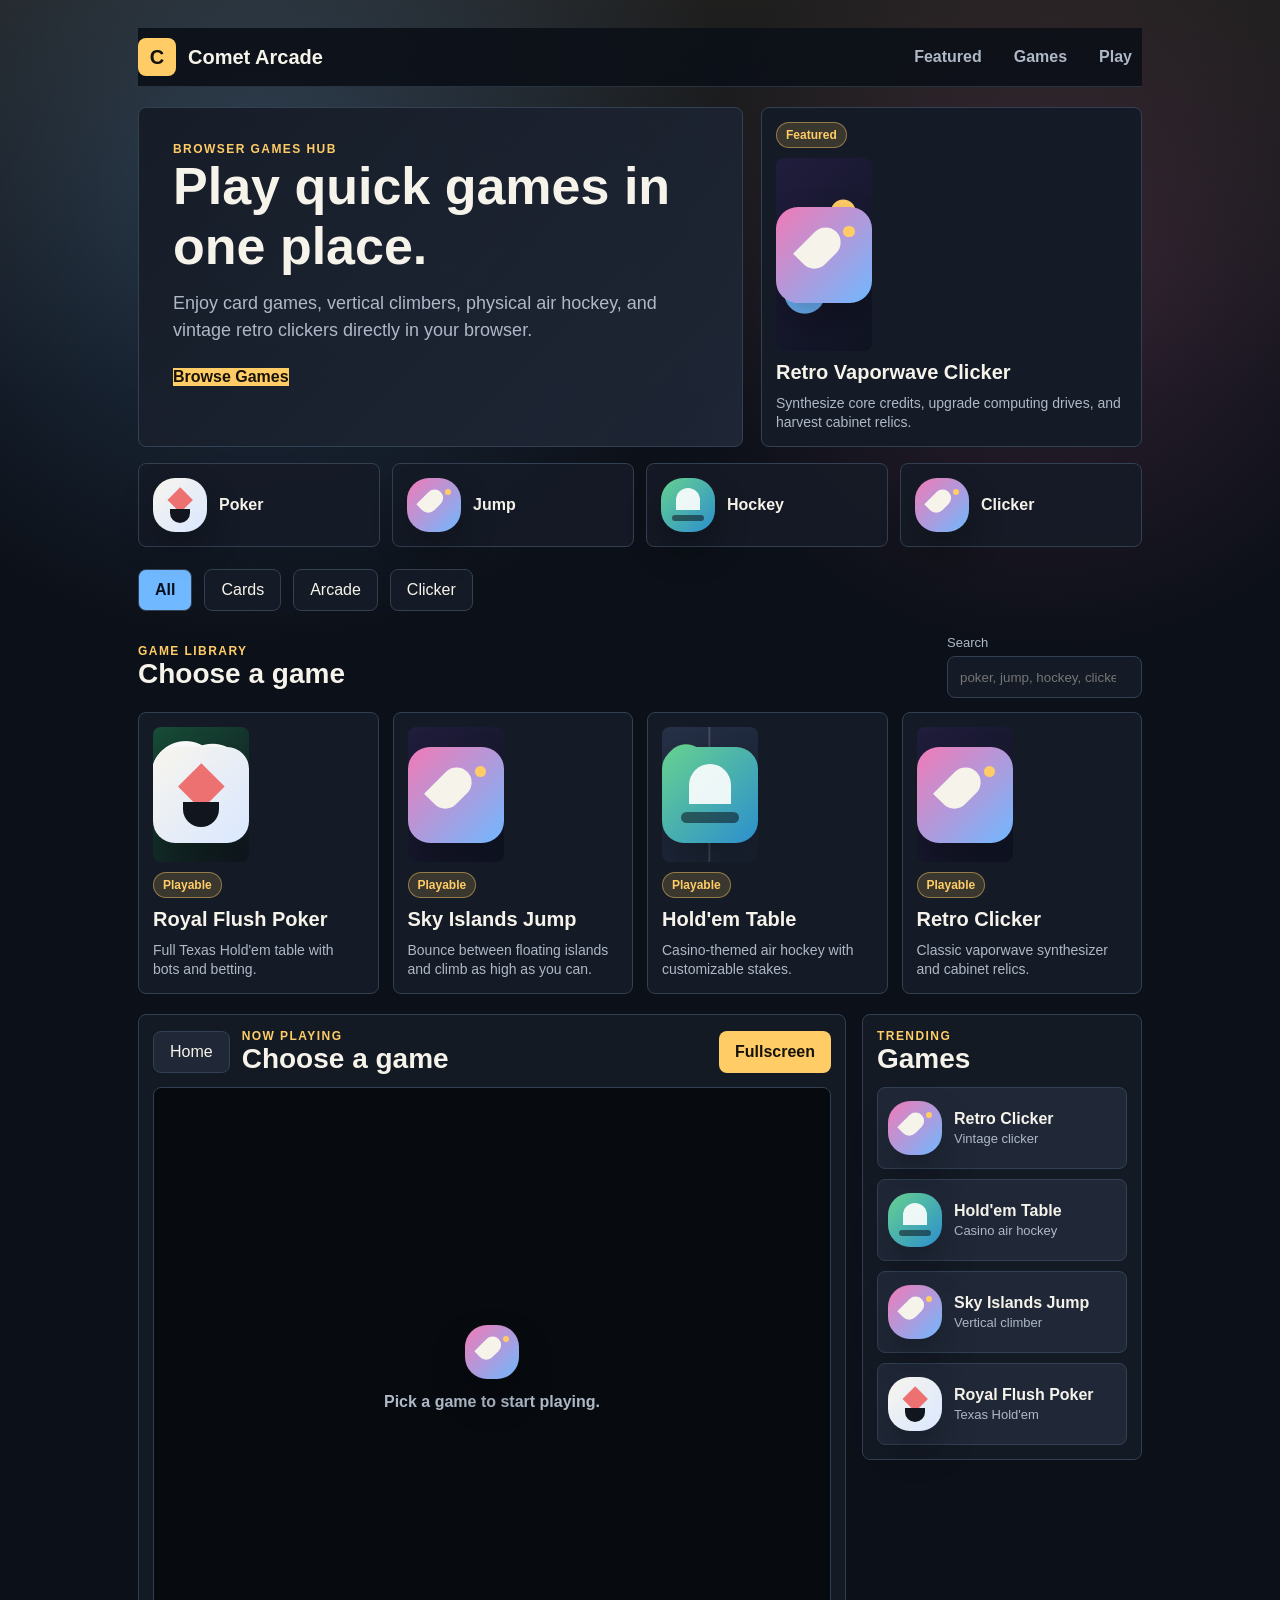
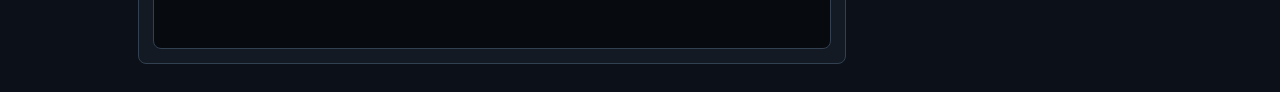
<file: gaming/index.html>
<!doctype html>
<html lang="en">
<head>
  <meta charset="utf-8">
  <meta name="viewport" content="width=device-width, initial-scale=1">
  <title>Comet Arcade</title>
  <link rel="icon" href="site-icon.svg" type="image/svg+xml">
  <link rel="stylesheet" href="styles.css">
</head>
<body>
<div id="game-platform">
  <header class="topbar">
    <a class="brand" href="#home" aria-label="Comet Arcade home">
      <span class="brand-mark">C</span>
      <span>Comet Arcade</span>
    </a>
    <nav class="topnav" aria-label="Main">
      <a href="#featured">Featured</a>
      <a href="#games">Games</a>
      <a href="#play">Play</a>
    </nav>
  </header>

  <main id="home">
    <section class="hero" id="featured">
      <div class="hero-copy">
        <p class="eyebrow">Browser games hub</p>
        <h1>Play quick games in one place.</h1>
        <p>Enjoy card games, vertical climbers, physical air hockey, and vintage retro clickers directly in your browser.</p>
        <a class="primary cta" href="#games">Browse Games</a>
      </div>
      <!-- Featured game set to Retro Vaporwave Clicker -->
      <button class="featured-game" type="button" data-open-game="vaporwave-clicker">
        <span class="badge">Featured</span>
        <span class="game-art space-art" aria-hidden="true">
          <span class="game-icon space-icon"></span>
        </span>
        <strong>Retro Vaporwave Clicker</strong>
        <small>Synthesize core credits, upgrade computing drives, and harvest cabinet relics.</small>
      </button>
    </section>

    <section class="home-icons" aria-label="Quick game icons">
      <button class="home-icon-card" type="button" data-open-game="royal-poker">
        <span class="mini-icon poker-icon"></span>
        <strong>Poker</strong>
      </button>
      <button class="home-icon-card" type="button" data-open-game="sky-islands">
        <span class="mini-icon space-icon"></span>
        <strong>Jump</strong>
      </button>
      <button class="home-icon-card" type="button" data-open-game="holdem-hockey">
        <span class="mini-icon life-icon"></span>
        <strong>Hockey</strong>
      </button>
      <!-- Quick link set to Clicker -->
      <button class="home-icon-card" type="button" data-open-game="vaporwave-clicker">
        <span class="mini-icon space-icon"></span>
        <strong>Clicker</strong>
      </button>
    </section>

    <section class="category-strip" aria-label="Game categories">
      <button class="chip active" type="button" data-filter="all">All</button>
      <button class="chip" type="button" data-filter="cards">Cards</button>
      <button class="chip" type="button" data-filter="arcade">Arcade</button>
      <button class="chip" type="button" data-filter="clicker">Clicker</button>
    </section>

    <section class="catalog" id="games" aria-labelledby="games-title">
      <div class="section-head">
        <div>
          <p class="eyebrow">Game library</p>
          <h2 id="games-title">Choose a game</h2>
        </div>
        <label class="search-label">
          <span>Search</span>
          <input id="game-search" type="search" placeholder="poker, jump, hockey, clicker">
        </label>
      </div>
      <div class="game-grid" id="game-grid">
        <!-- Royal Flush Poker -->
        <button class="game-card" type="button" data-open-game="royal-poker" data-tags="cards poker casino">
          <span class="game-art poker-art" aria-hidden="true">
            <span class="game-icon poker-icon"></span>
          </span>
          <span class="badge">Playable</span>
          <strong>Royal Flush Poker</strong>
          <small>Full Texas Hold'em table with bots and betting.</small>
        </button>
        <!-- Sky Islands Jump -->
        <button class="game-card" type="button" data-open-game="sky-islands" data-tags="arcade jump sky cozy">
          <span class="game-art space-art" aria-hidden="true">
            <span class="game-icon space-icon"></span>
          </span>
          <span class="badge">Playable</span>
          <strong>Sky Islands Jump</strong>
          <small>Bounce between floating islands and climb as high as you can.</small>
        </button>
        <!-- Hold'em Table Air Hockey -->
        <button class="game-card" type="button" data-open-game="holdem-hockey" data-tags="arcade hockey poker casino">
          <span class="game-art life-art" aria-hidden="true">
            <span class="game-icon life-icon"></span>
          </span>
          <span class="badge">Playable</span>
          <strong>Hold'em Table</strong>
          <small>Casino-themed air hockey with customizable stakes.</small>
        </button>
        <!-- Retro Vaporwave Clicker (Fully Unlocked & Playable) -->
        <button class="game-card" type="button" data-open-game="vaporwave-clicker" data-tags="arcade clicker vaporwave retro">
          <span class="game-art space-art" aria-hidden="true">
            <span class="game-icon space-icon"></span>
          </span>
          <span class="badge">Playable</span>
          <strong>Retro Clicker</strong>
          <small>Classic vaporwave synthesizer and cabinet relics.</small>
        </button>
      </div>
    </section>

    <section class="play-area" id="play" aria-labelledby="play-title">
      <div class="player-shell">
        <div class="player-main">
          <div class="player-toolbar">
            <button class="secondary" id="back-home" type="button">Home</button>
            <div>
              <p class="eyebrow">Now playing</p>
              <h2 id="play-title">Choose a game</h2>
            </div>
            <button class="primary" id="fullscreen-game" type="button">Fullscreen</button>
          </div>
          <div class="game-frame-wrap" id="game-frame-wrap">
            <iframe id="game-frame" title="Game player" src="about:blank" allowfullscreen></iframe>
            <div class="empty-player" id="empty-player">
              <span class="mini-icon space-icon"></span>
              <strong>Pick a game to start playing.</strong>
            </div>
          </div>
        </div>

        <aside class="trending-panel" aria-labelledby="trending-title">
          <p class="eyebrow">Trending</p>
          <h2 id="trending-title">Games</h2>
          <button class="trend-card" type="button" data-open-game="vaporwave-clicker">
            <span class="mini-icon space-icon"></span>
            <span><strong>Retro Clicker</strong><small>Vintage clicker</small></span>
          </button>
          <button class="trend-card" type="button" data-open-game="holdem-hockey">
            <span class="mini-icon life-icon"></span>
            <span><strong>Hold'em Table</strong><small>Casino air hockey</small></span>
          </button>
          <button class="trend-card" type="button" data-open-game="sky-islands">
            <span class="mini-icon space-icon"></span>
            <span><strong>Sky Islands Jump</strong><small>Vertical climber</small></span>
          </button>
          <button class="trend-card" type="button" data-open-game="royal-poker">
            <span class="mini-icon poker-icon"></span>
            <span><strong>Royal Flush Poker</strong><small>Texas Hold'em</small></span>
          </button>
        </aside>
      </div>
    </section>
  </main>
</div>

<script src="app.js"></script>

<!-- Script to bypass app.js unknown-game alerts for custom uploads -->
<script>
document.addEventListener('click', function(e) {
  const card = e.target.closest('[data-open-game]');
  if (card) {
    const gameId = card.getAttribute('data-open-game');
    
    // Maps game IDs to their actual filenames
    const customGames = {
      'sky-islands': 'sky-islands.html',
      'holdem-hockey': 'holdem-hockey.html',
      'vaporwave-clicker': 'vaporwave-clicker.html'
    };
    
    if (customGames[gameId]) {
      // Prevents app.js from triggering the "future upload" alert popup
      e.stopImmediatePropagation();
      
      const gameFrame = document.getElementById('game-frame');
      const emptyPlayer = document.getElementById('empty-player');
      const playTitle = document.getElementById('play-title');
      
      if (gameFrame) {
        gameFrame.src = customGames[gameId];
        if (emptyPlayer) emptyPlayer.style.display = 'none';
        if (playTitle) {
          const strong = card.querySelector('strong');
          playTitle.textContent = strong ? strong.textContent : 'Game';
        }
        
        // Smoothly scroll down to the viewport play section
        const playSection = document.getElementById('play');
        if (playSection) {
          playSection.scrollIntoView({ behavior: 'smooth' });
        }
      }
    }
  }
}, true); // Use capturing phase to handle click actions before app.js intercepts them
</script>

</body>
</html>
</file>
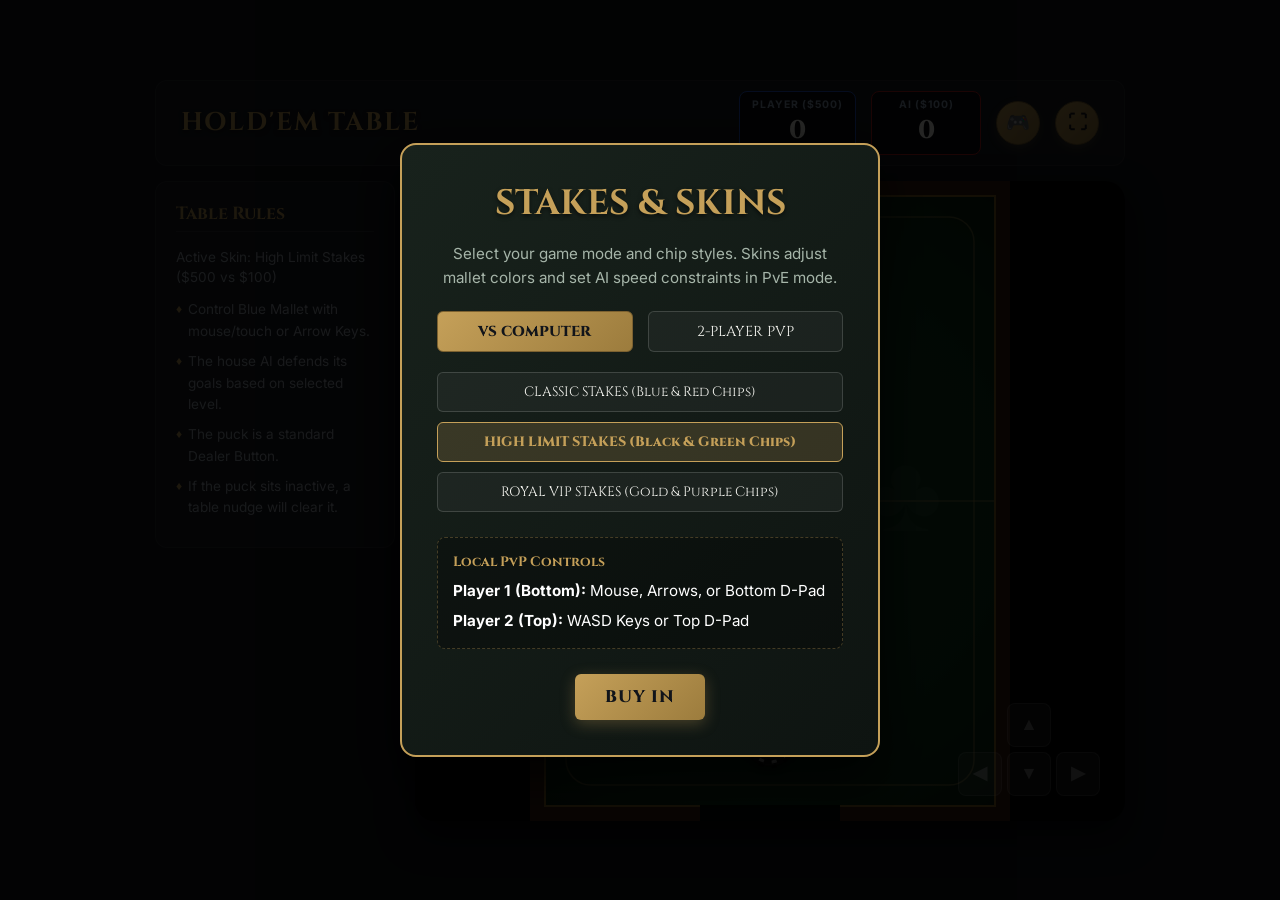
<file: gaming/holdem-hockey.html>
<!DOCTYPE html>
<html lang="en">
<head>
    <meta charset="UTF-8">
    <meta name="viewport" content="width=device-width, initial-scale=1.0">
    <title>Texas Hold 'em Style 2D Air Hockey</title>
    <link rel="preconnect" href="https://fonts.googleapis.com">
    <link rel="preconnect" href="https://fonts.gstatic.com" crossorigin>
    <link href="https://fonts.googleapis.com/css2?family=Cinzel:wght@600;800&family=Inter:wght@400;600;700&display=swap" rel="stylesheet">
    <style>
        :root {
            --dark-bg: #11141a;
            --panel-bg: rgba(255, 255, 255, 0.03);
            --gold-accent: #c5a059;
            --blue-chip: #2155cd;
            --red-chip: #b71c1c;
        }

        * {
            box-sizing: border-box;
            margin: 0;
            padding: 0;
            user-select: none;
        }

        body {
            background-color: var(--dark-bg);
            color: #f5f5f0;
            font-family: 'Inter', sans-serif;
            display: flex;
            justify-content: center;
            align-items: center;
            min-height: 100vh;
            overflow: hidden;
        }

        .game-container {
            display: flex;
            flex-direction: column;
            align-items: center;
            max-width: 1000px;
            width: 100%;
            padding: 15px;
            transition: all 0.3s ease;
        }

        .game-container:fullscreen {
            background-color: var(--dark-bg);
            padding: 40px;
            width: 100vw;
            height: 100vh;
            display: flex;
            justify-content: center;
            align-items: center;
        }

        header {
            width: 100%;
            display: flex;
            justify-content: space-between;
            align-items: center;
            margin-bottom: 15px;
            padding: 10px 25px;
            background: var(--panel-bg);
            border: 1px solid rgba(255, 255, 255, 0.08);
            border-radius: 12px;
        }

        h1 {
            font-family: 'Cinzel', serif;
            font-size: 1.6rem;
            letter-spacing: 2px;
            color: var(--gold-accent);
            text-shadow: 0 2px 4px rgba(0,0,0,0.5);
        }

        .header-controls {
            display: flex;
            align-items: center;
            gap: 15px;
        }

        .scoreboard {
            display: flex;
            gap: 15px;
        }

        .score-box {
            display: flex;
            flex-direction: column;
            align-items: center;
            min-width: 110px;
            padding: 6px 12px;
            border-radius: 8px;
            background: rgba(0, 0, 0, 0.5);
            border: 1px solid rgba(255, 255, 255, 0.1);
        }

        .score-box.player { border-color: var(--blue-chip); }
        .score-box.ai { border-color: var(--red-chip); }

        .score-box .label {
            font-size: 0.65rem;
            font-weight: 700;
            letter-spacing: 1px;
            margin-bottom: 2px;
            color: #8da2bb;
        }

        .score-box .score {
            font-family: 'Cinzel', serif;
            font-size: 1.6rem;
            font-weight: 800;
        }

        .icon-btn {
            background: linear-gradient(135deg, #c5a059, #9c7c3d);
            border: 1px solid #7c6130;
            color: #11141a;
            border-radius: 50%;
            width: 44px;
            height: 44px;
            display: flex;
            justify-content: center;
            align-items: center;
            cursor: pointer;
            box-shadow: 0 4px 10px rgba(197, 160, 89, 0.2);
            font-size: 1.2rem;
            font-weight: bold;
            transition: transform 0.1s, box-shadow 0.2s;
        }

        .icon-btn:hover {
            transform: scale(1.08);
            box-shadow: 0 6px 15px rgba(197, 160, 89, 0.4);
        }

        .layout {
            display: grid;
            grid-template-columns: 240px 1fr;
            gap: 20px;
            width: 100%;
            align-items: start;
        }

        .panel {
            background: var(--panel-bg);
            border: 1px solid rgba(255, 255, 255, 0.08);
            border-radius: 12px;
            padding: 20px;
        }

        .panel h3 {
            font-family: 'Cinzel', serif;
            color: var(--gold-accent);
            font-size: 1.1rem;
            margin-bottom: 15px;
            border-bottom: 1px solid rgba(255, 255, 255, 0.1);
            padding-bottom: 5px;
        }

        .panel p {
            font-size: 0.85rem;
            line-height: 1.5;
            color: #a0aab5;
            margin-bottom: 12px;
        }

        .panel ul {
            font-size: 0.85rem;
            line-height: 1.6;
            color: #a0aab5;
            list-style-type: none;
        }

        .panel li {
            margin-bottom: 8px;
            padding-left: 12px;
            position: relative;
        }

        .panel li::before {
            content: "♦";
            color: var(--gold-accent);
            position: absolute;
            left: 0;
            font-size: 0.75rem;
        }

        /* Canvas & Touch Controls Container */
        .table-area {
            position: relative;
            display: flex;
            justify-content: center;
            background: #000;
            border-radius: 20px;
            overflow: hidden;
            box-shadow: 0 15px 35px rgba(0, 0, 0, 0.7);
        }

        canvas {
            display: block;
        }

        /* Virtual Controllers CSS */
        .virtual-controller {
            position: absolute;
            display: flex;
            flex-direction: column;
            align-items: center;
            gap: 5px;
            z-index: 5;
            opacity: 0.45;
            transition: opacity 0.2s;
        }

        .virtual-controller:hover, .virtual-controller:active {
            opacity: 0.9;
        }

        .virtual-controller.top {
            top: 25px;
            left: 25px;
        }

        .virtual-controller.bottom {
            bottom: 25px;
            right: 25px;
        }

        .v-row {
            display: flex;
            gap: 5px;
        }

        .v-btn {
            width: 44px;
            height: 44px;
            background: rgba(255, 255, 255, 0.18);
            border: 1px solid rgba(255, 255, 255, 0.35);
            color: white;
            border-radius: 8px;
            font-weight: bold;
            display: flex;
            align-items: center;
            justify-content: center;
            font-size: 1.1rem;
            touch-action: none;
            cursor: pointer;
        }

        .v-btn:active {
            background: var(--gold-accent);
            color: #11141a;
            border-color: #7c6130;
        }

        /* Overlay Formatting */
        .overlay {
            position: fixed;
            top: 0;
            left: 0;
            width: 100%;
            height: 100%;
            background: rgba(0, 0, 0, 0.85);
            display: flex;
            justify-content: center;
            align-items: center;
            z-index: 10;
        }

        .overlay.hidden {
            display: none;
        }

        .overlay-content {
            background: linear-gradient(135deg, #18221c, #0e1411);
            border: 2px solid var(--gold-accent);
            border-radius: 16px;
            padding: 35px;
            text-align: center;
            max-width: 480px;
            width: 90%;
            box-shadow: 0 20px 50px rgba(0, 0, 0, 0.8);
        }

        .overlay h2 {
            font-family: 'Cinzel', serif;
            font-size: 2.2rem;
            color: var(--gold-accent);
            margin-bottom: 15px;
            text-shadow: 0 2px 4px rgba(0, 0, 0, 0.6);
        }

        .overlay p {
            font-size: 0.95rem;
            color: #a6b5a9;
            margin-bottom: 20px;
            line-height: 1.6;
        }

        .menu-row {
            display: flex;
            justify-content: center;
            gap: 15px;
            margin-bottom: 20px;
        }

        .mode-btn {
            background: rgba(255, 255, 255, 0.04);
            border: 1px solid rgba(255, 255, 255, 0.15);
            color: #f5f5f0;
            padding: 10px 20px;
            font-size: 0.9rem;
            font-family: 'Cinzel', serif;
            border-radius: 6px;
            cursor: pointer;
            flex: 1;
            transition: all 0.2s ease;
        }

        .mode-btn:hover {
            border-color: var(--gold-accent);
        }

        .mode-btn.selected {
            background: linear-gradient(135deg, #c5a059, #9c7c3d);
            border-color: #7c6130;
            color: #11141a;
            font-weight: 800;
        }

        .skin-selection {
            display: flex;
            flex-direction: column;
            gap: 10px;
            margin-bottom: 25px;
        }

        .skin-btn {
            background: rgba(255, 255, 255, 0.04);
            border: 1px solid rgba(255, 255, 255, 0.15);
            color: #f5f5f0;
            padding: 10px;
            font-size: 0.85rem;
            font-family: 'Cinzel', serif;
            border-radius: 6px;
            cursor: pointer;
            transition: all 0.2s ease;
        }

        .skin-btn:hover {
            background: rgba(197, 160, 89, 0.1);
            border-color: var(--gold-accent);
        }

        .skin-btn.selected {
            background: rgba(197, 160, 89, 0.2);
            border-color: var(--gold-accent);
            color: var(--gold-accent);
            font-weight: 800;
        }

        .controls-info-block {
            background: rgba(0, 0, 0, 0.3);
            border: 1px dashed rgba(197, 160, 89, 0.3);
            border-radius: 8px;
            padding: 15px;
            margin-bottom: 25px;
            text-align: left;
            font-size: 0.85rem;
        }

        .btn {
            font-family: 'Cinzel', serif;
            background: linear-gradient(135deg, #c5a059, #9c7c3d);
            color: #11141a;
            border: none;
            padding: 12px 30px;
            font-size: 1.05rem;
            font-weight: 800;
            border-radius: 6px;
            cursor: pointer;
            box-shadow: 0 4px 15px rgba(197, 160, 89, 0.3);
            transition: transform 0.1s, box-shadow 0.2s;
            letter-spacing: 1px;
        }

        .btn:hover {
            transform: translateY(-2px);
            box-shadow: 0 6px 20px rgba(197, 160, 89, 0.5);
        }

        .btn:active {
            transform: translateY(0);
        }

        @media (max-width: 800px) {
            .layout {
                grid-template-columns: 1fr;
            }
            .panel {
                display: none;
            }
        }
    </style>
</head>
<body>

<div class="game-container" id="fullscreen-target">
    <header>
        <h1>HOLD'EM TABLE</h1>
        <div class="header-controls">
            <div class="scoreboard">
                <div class="score-box player">
                    <span class="label" id="player-label">PLAYER ($500)</span>
                    <span id="player-score" class="score">0</span>
                </div>
                <div class="score-box ai">
                    <span class="label" id="ai-label">AI ($100)</span>
                    <span id="ai-score" class="score">0</span>
                </div>
            </div>
            <!-- Controllers visibility toggle -->
            <button id="controls-toggle-btn" class="icon-btn" title="Toggle Touch Controllers">🎮</button>
            <button id="fullscreen-btn" class="icon-btn" title="Toggle Fullscreen">⛶</button>
        </div>
    </header>

    <div class="layout">
        <!-- Sidebar information panel -->
        <aside class="panel">
            <h3>Table Rules</h3>
            <p id="level-desc">Active Skin: High Limit Stakes ($500 vs $100)</p>
            <ul id="dynamic-rules-list">
                <li>Control Blue Mallet with mouse/touch or Arrow Keys.</li>
                <li>The house AI defends its goals based on selected level.</li>
                <li>The puck is a standard Dealer Button.</li>
                <li>If the puck sits inactive, a table nudge will clear it.</li>
            </ul>
        </aside>

        <!-- Air Hockey Canvas Arena Wrapper -->
        <div class="table-area" id="table-area">
            
            <!-- Virtual Controller Top (WASD) -->
            <div id="v-ctrl-top" class="virtual-controller top hidden">
                <button class="v-btn v-up" data-key="KeyW">W</button>
                <div class="v-row">
                    <button class="v-btn v-left" data-key="KeyA">A</button>
                    <button class="v-btn v-down" data-key="KeyS">S</button>
                    <button class="v-btn v-right" data-key="KeyD">D</button>
                </div>
            </div>

            <canvas id="hockeyCanvas" width="480" height="640"></canvas>

            <!-- Virtual Controller Bottom (Arrow Keys) -->
            <div id="v-ctrl-bottom" class="virtual-controller bottom hidden">
                <button class="v-btn v-up" data-key="ArrowUp">▲</button>
                <div class="v-row">
                    <button class="v-btn v-left" data-key="ArrowLeft">◀</button>
                    <button class="v-btn v-down" data-key="ArrowDown">▼</button>
                    <button class="v-btn v-right" data-key="ArrowRight">▶</button>
                </div>
            </div>

        </div>
    </div>
</div>

<!-- Start Match Overlay -->
<div id="start-overlay" class="overlay">
    <div class="overlay-content">
        <h2>STAKES & SKINS</h2>
        <p>Select your game mode and chip styles. Skins adjust mallet colors and set AI speed constraints in PvE mode.</p>

        <!-- Mode Toggle -->
        <div class="menu-row">
            <button class="mode-btn selected" id="mode-pve">VS COMPUTER</button>
            <button class="mode-btn" id="mode-pvp">2-PLAYER PVP</button>
        </div>
        
        <!-- PvE Difficulty Configuration -->
        <div class="skin-selection" id="pve-skin-panel">
            <button class="skin-btn" data-skin="1">CLASSIC STAKES (Blue & Red Chips)</button>
            <button class="skin-btn selected" data-skin="2">HIGH LIMIT STAKES (Black & Green Chips)</button>
            <button class="skin-btn" data-skin="3">ROYAL VIP STAKES (Gold & Purple Chips)</button>
        </div>

        <!-- PvP Controls Info Panel -->
        <div class="controls-info-block hidden" id="pvp-controls-panel">
            <h4 style="font-family:'Cinzel',serif; color:var(--gold-accent); margin-bottom:8px;">Local PvP Controls</h4>
            <p style="margin-bottom:6px; color:#fff;"><strong>Player 1 (Bottom):</strong> Mouse, Arrows, or Bottom D-Pad</p>
            <p style="margin-bottom:0; color:#fff;"><strong>Player 2 (Top):</strong> WASD Keys or Top D-Pad</p>
        </div>

        <button id="start-btn" class="btn">BUY IN</button>
    </div>
</div>

<!-- Match Over Overlay -->
<div id="gameover-overlay" class="overlay hidden">
    <div class="overlay-content">
        <h2 id="winner-title">MATCH OVER</h2>
        <p id="winner-text">Game over description.</p>
        <button id="restart-btn" class="btn">RESTART</button>
    </div>
</div>

<script>
    // --- Casino Sound Effects Synth (Web Audio API) ---
    const AudioCtxClass = window.AudioContext || window.webkitAudioContext;
    let audioCtx = null;

    function initAudio() {
        if (!audioCtx) {
            audioCtx = new AudioCtxClass();
        }
    }

    function playSound(type) {
        if (!audioCtx) return;
        if (audioCtx.state === 'suspended') audioCtx.resume();

        const now = audioCtx.currentTime;

        if (type === 'clink') {
            const osc = audioCtx.createOscillator();
            const gain = audioCtx.createGain();

            osc.type = 'sine';
            osc.frequency.setValueAtTime(1700, now);
            osc.frequency.exponentialRampToValueAtTime(1950, now + 0.04);

            gain.gain.setValueAtTime(0.08, now);
            gain.gain.exponentialRampToValueAtTime(0.001, now + 0.05);

            osc.connect(gain);
            gain.connect(audioCtx.destination);
            osc.start();
            osc.stop(now + 0.05);
        } 
        else if (type === 'thud') {
            const osc = audioCtx.createOscillator();
            const gain = audioCtx.createGain();

            osc.type = 'triangle';
            osc.frequency.setValueAtTime(100, now);

            gain.gain.setValueAtTime(0.12, now);
            gain.gain.exponentialRampToValueAtTime(0.001, now + 0.08);

            osc.connect(gain);
            gain.connect(audioCtx.destination);
            osc.start();
            osc.stop(now + 0.08);
        } 
        else if (type === 'sweep') {
            for (let i = 0; i < 4; i++) {
                setTimeout(() => {
                    const osc = audioCtx.createOscillator();
                    const gain = audioCtx.createGain();
                    osc.type = 'sine';
                    osc.frequency.setValueAtTime(1500 - (i * 180), audioCtx.currentTime);
                    gain.gain.setValueAtTime(0.06, audioCtx.currentTime);
                    gain.gain.exponentialRampToValueAtTime(0.001, audioCtx.currentTime + 0.06);
                    osc.connect(gain);
                    gain.connect(audioCtx.destination);
                    osc.start();
                    osc.stop(audioCtx.currentTime + 0.06);
                }, i * 50);
            }
        }
    }

    // --- Physics and Core Setup ---
    const canvas = document.getElementById('hockeyCanvas');
    const ctx = canvas.getContext('2d');

    const width = canvas.width;
    const height = canvas.height;
    const railWidth = 16;
    const goalWidth = 140;
    const goalLeft = (width - goalWidth) / 2;
    const goalRight = goalLeft + goalWidth;

    // Entity declarations
    const puck = {
        x: width / 2, y: height / 2,
        vx: 0, vy: 0,
        radius: 14,
        maxSpeed: 14,
        angle: 0,
        rotationSpeed: 0
    };

    const player = {
        x: width / 2, y: height - 80,
        vx: 0, vy: 0,
        radius: 25,
        targetX: width / 2, targetY: height - 80,
        lastX: width / 2, lastY: height - 80
    };

    const ai = {
        x: width / 2, y: 80,
        vx: 0, vy: 0,
        radius: 25,
        speed: 4.8,
        delay: 0.08,
        targetX: width / 2, targetY: 80,
        filteredTargetX: width / 2, filteredTargetY: 80
    };

    let playerScore = 0;
    let aiScore = 0;
    let gameState = 'START'; // START, PLAYING, GAMEOVER
    let gameMode = 'PvE'; // PvE, PvP
    let particles = [];
    
    // Anti-stuck state
    let stuckTimer = 0;

    // Keyboard controls state
    const keysPressed = {};
    let controlMethodP1 = 'mouse'; // 'mouse' or 'keyboard'

    // Show/Hide touch controllers
    let showVirtualControls = ('ontouchstart' in window || navigator.maxTouchPoints > 0);

    // Stakes & Chip Skins configurations
    let currentSkin = 2; 
    const skinsConfig = {
        1: {
            playerColor: '#2155cd', // Blue
            aiColor: '#b71c1c',     // Red
            playerDenom: '$50',
            aiDenom: '$10',
            label: "Classic Stakes ($50 vs $10)",
            desc: "Active Skin: Classic Stakes ($50 vs $10)",
            aiSpeed: 3.2,
            aiDelay: 0.05
        },
        2: {
            playerColor: '#1d1d1d', // Black
            aiColor: '#2e7d32',     // Green
            playerDenom: '$500',
            aiDenom: '$100',
            label: "High Limit Stakes ($500 vs $100)",
            desc: "Active Skin: High Limit Stakes ($500 vs $100)",
            aiSpeed: 5.0,
            aiDelay: 0.09
        },
        3: {
            playerColor: '#d4af37', // Gold
            aiColor: '#7b1fa2',     // Purple
            playerDenom: '$10,000',
            aiDenom: '$5,000',
            label: "Royal VIP Stakes ($10,000 vs $5,000)",
            desc: "Active Skin: Royal VIP Stakes ($10,000 vs $5,000)",
            aiSpeed: 7.8,
            aiDelay: 0.14
        }
    };

    function applySkinConfig(skinId) {
        currentSkin = skinId;
        const config = skinsConfig[skinId];
        ai.speed = config.aiSpeed;
        ai.delay = config.aiDelay;
        
        if (gameMode === 'PvE') {
            document.getElementById('player-label').innerText = `PLAYER (${config.playerDenom})`;
            document.getElementById('ai-label').innerText = `AI (${config.aiDenom})`;
            document.getElementById('level-desc').innerText = config.desc;
        }
    }

    function updateDynamicRules() {
        const rulesList = document.getElementById('dynamic-rules-list');
        const config = skinsConfig[currentSkin];
        if (gameMode === 'PvP') {
            rulesList.innerHTML = `
                <li><strong>Player 1 (Bottom):</strong> Controlled by Mouse/Touch, Arrows, or D-Pad.</li>
                <li><strong>Player 2 (Top):</strong> Controlled by keyboard <b style="color:var(--gold-accent)">W-A-S-D</b> keys, or top screen Touch/D-Pad.</li>
                <li>The puck is a standard Dealer Button.</li>
                <li>If the puck sits inactive, a table nudge will clear it.</li>
            `;
            document.getElementById('player-label').innerText = `PLAYER 1 (${config.playerDenom})`;
            document.getElementById('ai-label').innerText = `PLAYER 2 (${config.playerDenom})`;
            document.getElementById('level-desc').innerText = "Stakes: 2-Player Local PvP (Visual Style: " + config.playerDenom + " Chips)";
        } else {
            rulesList.innerHTML = `
                <li>Control Blue Mallet with Mouse/Touch, Arrows, or D-Pad.</li>
                <li>The house AI defends its goals based on selected stakes skin.</li>
                <li>The puck is a standard Dealer Button.</li>
                <li>If the puck sits inactive, a table nudge will clear it.</li>
            `;
            applySkinConfig(currentSkin);
        }
        updateVirtualControlsVisibility();
    }

    function updateVirtualControlsVisibility() {
        const vTop = document.getElementById('v-ctrl-top');
        const vBottom = document.getElementById('v-ctrl-bottom');

        if (showVirtualControls && gameState === 'PLAYING') {
            vBottom.classList.remove('hidden');
            if (gameMode === 'PvP') {
                vTop.classList.remove('hidden');
            } else {
                vTop.classList.add('hidden');
            }
        } else {
            vTop.classList.add('hidden');
            vBottom.classList.add('hidden');
        }
    }

    // Spark Particles
    function spawnSparks(x, y, color) {
        for (let i = 0; i < 12; i++) {
            particles.push({
                x, y,
                vx: (Math.random() - 0.5) * 5,
                vy: (Math.random() - 0.5) * 5,
                color,
                life: 1.0,
                decay: 0.03 + Math.random() * 0.04,
                size: 2 + Math.random() * 2
            });
        }
    }

    function updateParticles() {
        for (let i = particles.length - 1; i >= 0; i--) {
            let p = particles[i];
            p.x += p.vx;
            p.y += p.vy;
            p.life -= p.decay;
            if (p.life <= 0) {
                particles.splice(i, 1);
            }
        }
    }

    function drawParticles() {
        particles.forEach(p => {
            ctx.fillStyle = p.color;
            ctx.globalAlpha = p.life;
            ctx.beginPath();
            ctx.arc(p.x, p.y, p.size, 0, Math.PI * 2);
            ctx.fill();
        });
        ctx.globalAlpha = 1.0;
    }

    function resetPositions(scorer) {
        puck.x = width / 2;
        puck.y = height / 2;
        puck.vx = 0;
        puck.vy = 0;
        puck.rotationSpeed = 0;
        stuckTimer = 0;

        player.x = width / 2;
        player.y = height - 80;
        player.targetX = width / 2;
        player.targetY = height - 80;

        ai.x = width / 2;
        ai.y = 80;
        ai.targetX = width / 2;
        ai.targetY = 80;
        ai.filteredTargetX = width / 2;
        ai.filteredTargetY = 80;

        if (scorer) {
            puck.vy = scorer === 'player' ? -3 : 3;
        }
    }

    function handleGoal(winner) {
        const config = skinsConfig[currentSkin];
        playSound('sweep');
        spawnSparks(puck.x, winner === 'player' ? 10 : height - 10, winner === 'player' ? config.playerColor : config.aiColor);

        if (winner === 'player') {
            playerScore++;
        } else {
            aiScore++;
        }

        document.getElementById('player-score').innerText = playerScore;
        document.getElementById('ai-score').innerText = aiScore;

        if (playerScore >= 7 || aiScore >= 7) {
            gameState = 'GAMEOVER';
            updateVirtualControlsVisibility();

            let winnerTextStr = "";
            if (gameMode === 'PvP') {
                winnerTextStr = playerScore >= 7 ? "Player 1 wins the match and claims the pot!" : "Player 2 wins the match and claims the pot!";
                document.getElementById('winner-title').innerText = playerScore >= 7 ? "P1 WINS!" : "P2 WINS!";
            } else {
                winnerTextStr = playerScore >= 7 ? "You cleared the table and took the stakes pot! Stack collected." : "The house cleared you out. Better luck on the next buy-in.";
                document.getElementById('winner-title').innerText = playerScore >= 7 ? "YOU WIN!" : "AI WINS!";
            }
            
            document.getElementById('winner-text').innerText = winnerTextStr;
            document.getElementById('gameover-overlay').classList.remove('hidden');
        } else {
            resetPositions(winner);
        }
    }

    // --- Physics Processing ---
    function processPhysics() {
        // 1. Move Player Mallet (Player 1)
        if (controlMethodP1 === 'keyboard') {
            const p1Speed = 6.5;
            if (keysPressed['ArrowUp']) player.targetY -= p1Speed;
            if (keysPressed['ArrowDown']) player.targetY += p1Speed;
            if (keysPressed['ArrowLeft']) player.targetX -= p1Speed;
            if (keysPressed['ArrowRight']) player.targetX += p1Speed;
        }

        player.vx = (player.targetX - player.x) * 0.35;
        player.vy = (player.targetY - player.y) * 0.35;
        player.x += player.vx;
        player.y += player.vy;

        // Force boundaries on player side
        player.x = Math.max(railWidth + player.radius, Math.min(width - railWidth - player.radius, player.x));
        player.y = Math.max(height / 2 + player.radius, Math.min(height - railWidth - player.radius, player.y));

        // 2. Move Opponent Mallet (AI vs Keyboard PvP Player 2)
        if (gameMode === 'PvP') {
            const p2Speed = 6.5;
            if (keysPressed['KeyW'] || keysPressed['Keyw']) ai.targetY -= p2Speed;
            if (keysPressed['KeyS'] || keysPressed['Keys']) ai.targetY += p2Speed;
            if (keysPressed['KeyA'] || keysPressed['Keya']) ai.targetX -= p2Speed;
            if (keysPressed['KeyD'] || keysPressed['Keyd']) ai.targetX += p2Speed;

            // Restrict Player 2 boundaries to upper half
            ai.targetX = Math.max(railWidth + ai.radius, Math.min(width - railWidth - ai.radius, ai.targetX));
            ai.targetY = Math.max(railWidth + ai.radius, Math.min(height / 2 - ai.radius, ai.targetY));

            ai.vx = (ai.targetX - ai.x) * 0.35;
            ai.vy = (ai.targetY - ai.y) * 0.35;
            ai.x += ai.vx;
            ai.y += ai.vy;
        } else {
            // Glitch-Free Steering House AI Mode
            let aiTargetX = width / 2;
            let aiTargetY = 80;

            if (puck.y < height / 2) {
                if (puck.y < ai.y) {
                    aiTargetX = puck.x > width / 2 ? puck.x - 40 : puck.x + 40;
                    aiTargetY = ai.y + 20;
                } else {
                    aiTargetX = puck.x;
                    aiTargetY = puck.y - 12;
                }
            } else {
                aiTargetX = width / 2;
                aiTargetY = 80;
            }

            // Low-pass target filtering to completely filter jitter and high-speed vibration
            ai.filteredTargetX += (aiTargetX - ai.filteredTargetX) * 0.18;
            ai.filteredTargetY += (aiTargetY - ai.filteredTargetY) * 0.18;

            // Clean vector-steering model with proportional arrival dampening
            let dx = ai.filteredTargetX - ai.x;
            let dy = ai.filteredTargetY - ai.y;
            let dist = Math.hypot(dx, dy);

            if (dist > 1.2) {
                let desiredVx = (dx / dist) * ai.speed;
                let desiredVy = (dy / dist) * ai.speed;

                // Soft deceleration when close to target to prevent oscillating glitches
                if (dist < 18) {
                    desiredVx *= (dist / 18);
                    desiredVy *= (dist / 18);
                }

                // Smoothly adjust current velocities (simulating weight/mass)
                ai.vx += (desiredVx - ai.vx) * 0.16;
                ai.vy += (desiredVy - ai.vy) * 0.16;
            } else {
                ai.vx *= 0.75;
                ai.vy *= 0.75;
            }

            ai.x += ai.vx;
            ai.y += ai.vy;
        }

        ai.x = Math.max(railWidth + ai.radius, Math.min(width - railWidth - ai.radius, ai.x));
        ai.y = Math.max(railWidth + ai.radius, Math.min(height / 2 - ai.radius, ai.y));

        // 3. Puck Movement and Table Friction
        puck.vx *= 0.993;
        puck.vy *= 0.993;
        puck.x += puck.vx;
        puck.y += puck.vy;

        // Rotate puck relative to speed
        puck.angle += puck.rotationSpeed;
        puck.rotationSpeed = Math.hypot(puck.vx, puck.vy) * 0.005;

        // 4. Stuck Detection and Table Nudge System
        if (Math.hypot(puck.vx, puck.vy) < 0.25) {
            stuckTimer++;
            if (stuckTimer > 90) { // Approx 1.5s at 60fps
                let nudgeX = (puck.x < width / 2) ? 4 : -4;
                let nudgeY = (puck.y < height / 2) ? 4 : -4;
                
                puck.vx = nudgeX + (Math.random() - 0.5) * 2;
                puck.vy = nudgeY + (Math.random() - 0.5) * 2;
                stuckTimer = 0;
                playSound('clink');
            }
        } else {
            stuckTimer = 0;
        }

        // 5. Puck Wall Collisions
        if (puck.x - puck.radius < railWidth) {
            puck.x = railWidth + puck.radius;
            puck.vx = -puck.vx * 0.85;
            playSound('thud');
        } else if (puck.x + puck.radius > width - railWidth) {
            puck.x = width - railWidth - puck.radius;
            puck.vx = -puck.vx * 0.85;
            playSound('thud');
        }

        // Top Wall Bounds (Defenders Guard Goal)
        if (puck.y - puck.radius < railWidth) {
            if (puck.x > goalLeft && puck.x < goalRight) {
                handleGoal('player');
            } else {
                puck.y = railWidth + puck.radius;
                puck.vy = -puck.vy * 0.85;
                playSound('thud');
            }
        }
        // Bottom Wall Bounds
        else if (puck.y + puck.radius > height - railWidth) {
            if (puck.x > goalLeft && puck.x < goalRight) {
                handleGoal('ai');
            } else {
                puck.y = height - railWidth - puck.radius;
                puck.vy = -puck.vy * 0.85;
                playSound('thud');
            }
        }

        // 6. Elastic Mallet-to-Puck Collisions
        handleMalletCollision(player);
        handleMalletCollision(ai);
    }

    function handleMalletCollision(mallet) {
        let dx = puck.x - mallet.x;
        let dy = puck.y - mallet.y;
        let dist = Math.hypot(dx, dy);
        let minDist = puck.radius + mallet.radius;

        if (dist < minDist) {
            let overlap = minDist - dist;
            let nx = dx / dist;
            let ny = dy / dist;

            // Push the puck outside the mallet's physical radius
            puck.x += nx * overlap;

            // CRITICAL DEFENSIVE BOUNDARY RE-CHECK (Clamping to eliminate wall tunneling clips)
            puck.x = Math.max(railWidth + puck.radius, Math.min(width - railWidth - puck.radius, puck.x));
            if (puck.y - puck.radius < railWidth) {
                if (!(puck.x > goalLeft && puck.x < goalRight)) {
                    puck.y = railWidth + puck.radius;
                }
            } else if (puck.y + puck.radius > height - railWidth) {
                if (!(puck.x > goalLeft && puck.x < goalRight)) {
                    puck.y = height - railWidth - puck.radius;
                }
            }

            // Compute relative speed impacts on normal axis
            let rvx = puck.vx - mallet.vx;
            let rvy = puck.vy - mallet.vy;
            let velAlongNormal = rvx * nx + rvy * ny;

            if (velAlongNormal < 0) {
                let restitution = 0.85;
                let impulse = -(1 + restitution) * velAlongNormal;
                puck.vx += impulse * nx;
                puck.vy += impulse * ny;

                puck.vx += mallet.vx * 0.45;
                puck.vy += mallet.vy * 0.45;

                let speed = Math.hypot(puck.vx, puck.vy);
                if (speed > puck.maxSpeed) {
                    puck.vx = (puck.vx / speed) * puck.maxSpeed;
                    puck.vy = (puck.vy / speed) * puck.maxSpeed;
                }
                
                puck.rotationSpeed = (Math.random() - 0.5) * 0.2;
                playSound('clink');
            }
        }
    }

    // --- Render Rendering Functions ---
    function drawPlayfield() {
        ctx.fillStyle = '#0f381e';
        ctx.fillRect(0, 0, width, height);

        let grad = ctx.createRadialGradient(width/2, height/2, 100, width/2, height/2, width * 0.8);
        grad.addColorStop(0, 'rgba(17, 74, 36, 0.1)');
        grad.addColorStop(1, 'rgba(5, 25, 10, 0.85)');
        ctx.fillStyle = grad;
        ctx.fillRect(0, 0, width, height);

        // Mahogany wood rails
        ctx.fillStyle = '#3a1f11';
        ctx.fillRect(0, 0, width, railWidth);
        ctx.fillRect(0, height - railWidth, width, railWidth);
        ctx.fillRect(0, 0, railWidth, height);
        ctx.fillRect(width - railWidth, 0, railWidth, height);

        // Inner gold trim rail border
        ctx.strokeStyle = '#856424';
        ctx.lineWidth = 2;
        ctx.strokeRect(railWidth - 1, railWidth - 1, width - (railWidth - 1) * 2, height - (railWidth - 1) * 2);

        // Goal cutouts
        ctx.fillStyle = '#050c07';
        ctx.fillRect(goalLeft, 0, goalWidth, railWidth);
        ctx.fillRect(goalLeft, height - railWidth, goalWidth, railWidth);

        // Center line
        ctx.strokeStyle = 'rgba(197, 160, 89, 0.3)';
        ctx.lineWidth = 2;
        ctx.beginPath();
        ctx.moveTo(railWidth, height / 2);
        ctx.lineTo(width - railWidth, height / 2);
        ctx.stroke();

        // Center circle
        ctx.beginPath();
        ctx.arc(width/2, height/2, 80, 0, Math.PI*2);
        ctx.stroke();

        ctx.save();
        ctx.globalAlpha = 0.05;
        ctx.fillStyle = '#ffffff';
        ctx.font = 'bold 110px sans-serif';
        ctx.textAlign = 'center';
        ctx.textBaseline = 'middle';
        ctx.fillText('♠ ♥ ♦ ♣', width / 2, height / 2);
        ctx.restore();

        // Draw gold racetrack lines
        ctx.strokeStyle = 'rgba(197, 160, 89, 0.4)';
        ctx.lineWidth = 1.5;
        ctx.beginPath();
        ctx.roundRect(railWidth + 20, railWidth + 20, width - (railWidth + 20) * 2, height - (railWidth + 20) * 2, 25);
        ctx.stroke();
    }

    function drawChipMallet(x, y, radius, color, denomination) {
        ctx.save();
        ctx.shadowBlur = 10;
        ctx.shadowColor = 'rgba(0,0,0,0.6)';
        ctx.shadowOffsetY = 5;

        ctx.fillStyle = color;
        ctx.beginPath();
        ctx.arc(x, y, radius, 0, Math.PI * 2);
        ctx.fill();
        ctx.shadowBlur = 0;

        ctx.strokeStyle = '#ffffff';
        ctx.lineWidth = 3;
        ctx.setLineDash([5, 8]);
        ctx.beginPath();
        ctx.arc(x, y, radius - 4, 0, Math.PI * 2);
        ctx.stroke();
        ctx.setLineDash([]);

        ctx.strokeStyle = 'rgba(255, 255, 255, 0.2)';
        ctx.lineWidth = 2;
        ctx.beginPath();
        ctx.arc(x, y, radius - 8, 0, Math.PI * 2);
        ctx.stroke();

        ctx.fillStyle = '#ffffff';
        ctx.beginPath();
        ctx.arc(x, y, radius - 11, 0, Math.PI * 2);
        ctx.fill();

        ctx.fillStyle = '#111111';
        ctx.font = 'bold 11px sans-serif';
        ctx.textAlign = 'center';
        ctx.textBaseline = 'middle';
        ctx.fillText(denomination, x, y);

        ctx.restore();
    }

    function drawPuck() {
        ctx.save();
        ctx.translate(puck.x, puck.y);
        ctx.rotate(puck.angle);

        ctx.shadowBlur = 6;
        ctx.shadowColor = 'rgba(0,0,0,0.4)';
        ctx.shadowOffsetY = 3;

        ctx.fillStyle = '#fbfbf8';
        ctx.beginPath();
        ctx.arc(0, 0, puck.radius, 0, Math.PI * 2);
        ctx.fill();
        ctx.shadowBlur = 0;

        ctx.strokeStyle = '#d4d4b8';
        ctx.lineWidth = 2;
        ctx.beginPath();
        ctx.arc(0, 0, puck.radius - 3, 0, Math.PI * 2);
        ctx.stroke();

        ctx.fillStyle = '#1e1e1a';
        ctx.font = 'bold 6.5px sans-serif';
        ctx.textAlign = 'center';
        ctx.textBaseline = 'middle';
        ctx.fillText('DEALER', 0, 0);

        ctx.restore();
    }

    // --- Inputs & Layout Handlers ---
    let isPointerLocked = false;
    document.addEventListener('pointerlockchange', () => {
        isPointerLocked = (document.pointerLockElement === canvas);
    });

    canvas.addEventListener('mousedown', () => {
        if (gameState === 'PLAYING' && document.fullscreenElement) {
            canvas.requestPointerLock();
        }
    });

    canvas.addEventListener('mousemove', (e) => {
        if (gameState !== 'PLAYING') return;
        const rect = canvas.getBoundingClientRect();
        
        // Switch to mouse mode if movement surpasses noise floor thresholds
        if (Math.abs(e.movementX) > 1 || Math.abs(e.movementY) > 1) {
            controlMethodP1 = 'mouse';
        }

        if (controlMethodP1 === 'mouse') {
            if (isPointerLocked) {
                // Accumulate movement delta offsets
                player.targetX += e.movementX * 1.25;
                player.targetY += e.movementY * 1.25;
            } else {
                player.targetX = e.clientX - rect.left;
                player.targetY = e.clientY - rect.top;
            }
        }

        // Clamp positions
        player.targetX = Math.max(railWidth + player.radius, Math.min(width - railWidth - player.radius, player.targetX));
        player.targetY = Math.max(height / 2 + player.radius, Math.min(height - railWidth - player.radius, player.targetY));
    });

    // Multi-touch tracking support
    function handleTouch(e) {
        if (gameState !== 'PLAYING') return;

        // Bypass touch actions if it touches on-screen D-Pad elements
        let isVirtualTouch = false;
        for (let i = 0; i < e.touches.length; i++) {
            if (e.touches[i].target.classList.contains('v-btn')) {
                isVirtualTouch = true;
            }
        }
        if (isVirtualTouch) return;

        e.preventDefault();
        const rect = canvas.getBoundingClientRect();
        controlMethodP1 = 'mouse';

        for (let i = 0; i < e.touches.length; i++) {
            const touch = e.touches[i];
            const tx = touch.clientX - rect.left;
            const ty = touch.clientY - rect.top;

            if (ty > height / 2) {
                player.targetX = tx;
                player.targetY = ty;
            } else if (gameMode === 'PvP') {
                ai.targetX = tx;
                ai.targetY = ty;
            }
        }
    }
    canvas.addEventListener('touchstart', handleTouch, { passive: false });
    canvas.addEventListener('touchmove', handleTouch, { passive: false });

    // Keyboard capture mapping
    window.addEventListener('keydown', (e) => {
        keysPressed[e.code] = true;
        if (e.code.startsWith('Arrow')) {
            controlMethodP1 = 'keyboard';
        }
    });
    window.addEventListener('keyup', (e) => {
        keysPressed[e.code] = false;
    });

    // Virtual D-pad touch actions
    const vButtons = document.querySelectorAll('.v-btn');
    vButtons.forEach(btn => {
        const keyCode = btn.getAttribute('data-key');
        
        const press = (e) => {
            e.preventDefault();
            keysPressed[keyCode] = true;
            if (keyCode.startsWith('Arrow')) {
                controlMethodP1 = 'keyboard';
            }
        };
        const release = (e) => {
            e.preventDefault();
            keysPressed[keyCode] = false;
        };

        btn.addEventListener('mousedown', press);
        btn.addEventListener('mouseup', release);
        btn.addEventListener('mouseleave', release);

        btn.addEventListener('touchstart', press, { passive: false });
        btn.addEventListener('touchend', release, { passive: false });
        btn.addEventListener('touchcancel', release, { passive: false });
    });

    // Game Mode Toggles inside Selection Menu
    document.getElementById('mode-pve').addEventListener('click', () => {
        gameMode = 'PvE';
        document.getElementById('mode-pve').classList.add('selected');
        document.getElementById('mode-pvp').classList.remove('selected');
        
        document.getElementById('pve-skin-panel').classList.remove('hidden');
        document.getElementById('pvp-controls-panel').classList.add('hidden');
    });

    document.getElementById('mode-pvp').addEventListener('click', () => {
        gameMode = 'PvP';
        document.getElementById('mode-pvp').classList.add('selected');
        document.getElementById('mode-pve').classList.remove('selected');

        document.getElementById('pve-skin-panel').classList.add('hidden');
        document.getElementById('pvp-controls-panel').classList.remove('hidden');
    });

    // Skin selection listeners
    const skinButtons = document.querySelectorAll('.skin-btn');
    skinButtons.forEach(btn => {
        btn.addEventListener('click', () => {
            skinButtons.forEach(b => b.classList.remove('selected'));
            btn.classList.add('selected');
            applySkinConfig(parseInt(btn.getAttribute('data-skin')));
        });
    });

    // Controllers toggle button inside header
    document.getElementById('controls-toggle-btn').addEventListener('click', () => {
        showVirtualControls = !showVirtualControls;
        updateVirtualControlsVisibility();
    });

    // Fullscreen toggler
    const fullscreenBtn = document.getElementById('fullscreen-btn');
    fullscreenBtn.addEventListener('click', () => {
        const container = document.getElementById('fullscreen-target');
        if (!document.fullscreenElement) {
            container.requestFullscreen().then(() => {
                fullscreenBtn.innerText = "⛶";
                setTimeout(() => {
                    canvas.requestPointerLock();
                }, 250);
            }).catch(err => {
                console.error(`Fullscreen request error: ${err.message}`);
            });
        } else {
            document.exitFullscreen().then(() => {
                fullscreenBtn.innerText = "⛶";
            });
        }
    });

    // Overlay handlers
    document.getElementById('start-btn').addEventListener('click', () => {
        initAudio();
        document.getElementById('start-overlay').classList.add('hidden');
        playerScore = 0;
        aiScore = 0;
        document.getElementById('player-score').innerText = 0;
        document.getElementById('ai-score').innerText = 0;
        
        updateDynamicRules();
        resetPositions();
        gameState = 'PLAYING';
    });

    document.getElementById('restart-btn').addEventListener('click', () => {
        document.getElementById('gameover-overlay').classList.add('hidden');
        playerScore = 0;
        aiScore = 0;
        document.getElementById('player-score').innerText = 0;
        document.getElementById('ai-score').innerText = 0;
        
        updateDynamicRules();
        resetPositions();
        gameState = 'PLAYING';
    });

    // --- Master Loop ---
    function loop() {
        if (gameState === 'PLAYING') {
            processPhysics();
        }

        updateParticles();

        ctx.clearRect(0, 0, width, height);
        drawPlayfield();
        drawPuck();
        
        const config = skinsConfig[currentSkin];
        drawChipMallet(player.x, player.y, player.radius, config.playerColor, config.playerDenom); // Player Blue Chip
        drawChipMallet(ai.x, ai.y, ai.radius, config.aiColor, gameMode === 'PvP' ? config.playerColor : config.aiColor); // Opponent Chip
        drawParticles();

        requestAnimationFrame(loop);
    }

    // Initialize stakes skin state 
    applySkinConfig(2);

    // Initialize render cycle
    loop();
</script>
</body>
</html>
</file>
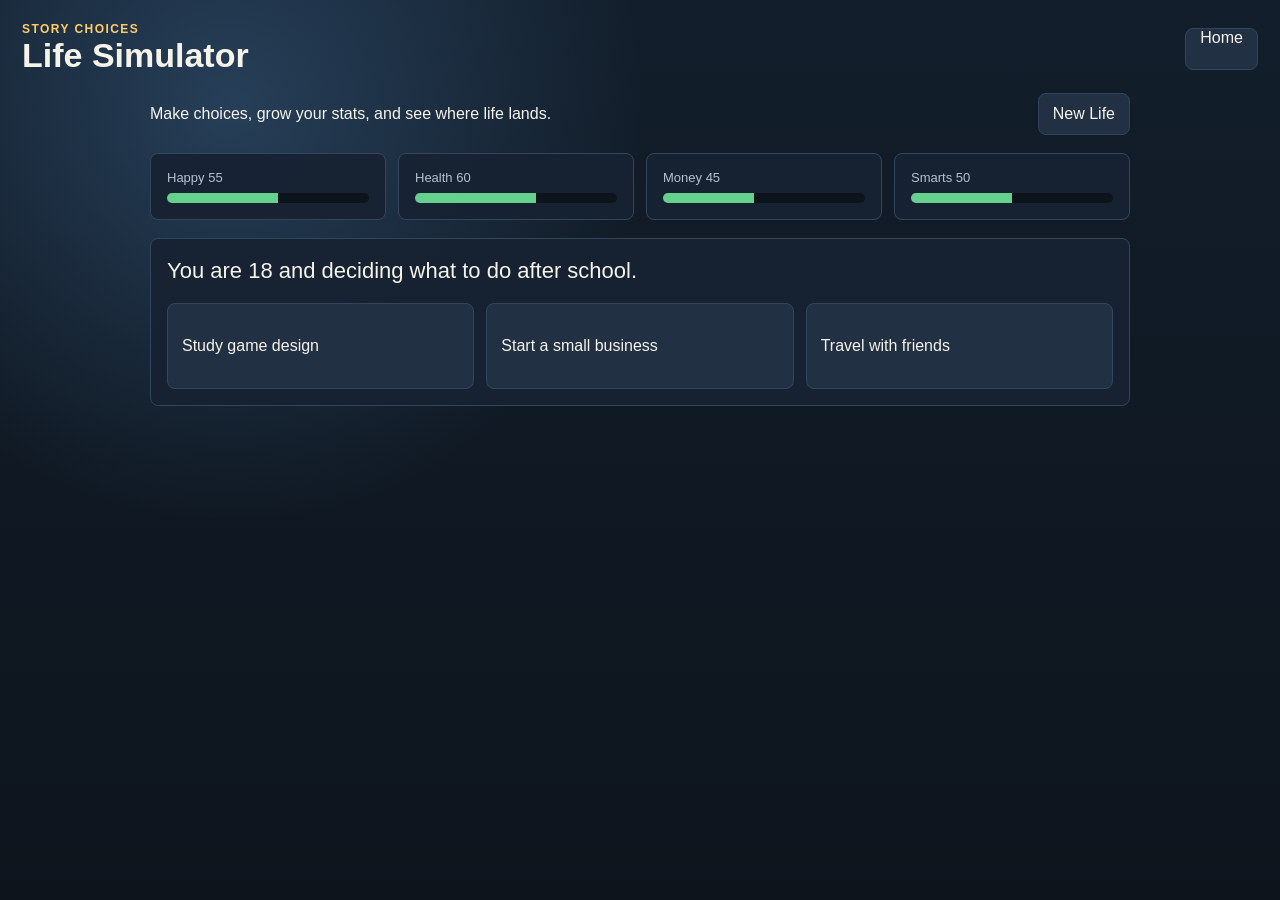
<file: gaming/life-simulator.html>
<!doctype html>
<html lang="en">
<head>
  <meta charset="utf-8">
  <meta name="viewport" content="width=device-width, initial-scale=1">
  <title>Life Simulator</title>
  <link rel="icon" href="site-icon.svg" type="image/svg+xml">
  <style>
    :root {
      color-scheme: dark;
      --bg: #0d141c;
      --panel: #172232;
      --panel-2: #223044;
      --text: #f6f3ea;
      --muted: #b6c1cf;
      --line: #33455d;
      --gold: #ffcc66;
      --green: #66d18f;
      --blue: #70b8ff;
    }

    * { box-sizing: border-box; }

    body {
      margin: 0;
      min-height: 100vh;
      background:
        radial-gradient(circle at 18% 12%, rgba(112, 184, 255, 0.22), transparent 26rem),
        linear-gradient(180deg, #121e2b, var(--bg));
      color: var(--text);
      font-family: Arial, Helvetica, sans-serif;
      padding: 22px;
    }

    header,
    .panel-head,
    .controls {
      align-items: center;
      display: flex;
      gap: 12px;
      justify-content: space-between;
    }

    a,
    button {
      color: inherit;
      font: inherit;
      text-decoration: none;
    }

    a,
    button {
      background: var(--panel-2);
      border: 1px solid var(--line);
      border-radius: 8px;
      cursor: pointer;
      min-height: 42px;
      padding: 0 14px;
    }

    h1,
    h2,
    p { margin: 0; }

    h1 { font-size: 34px; }

    .eyebrow {
      color: var(--gold);
      font-size: 12px;
      font-weight: 700;
      letter-spacing: 0.12em;
      text-transform: uppercase;
    }

    main {
      margin: 18px auto 0;
      max-width: 980px;
    }

    .stats-grid,
    .choice-grid {
      display: grid;
      gap: 12px;
    }

    .stats-grid {
      grid-template-columns: repeat(4, minmax(0, 1fr));
      margin: 18px 0;
    }

    .stat,
    .story-box {
      background: rgba(23, 34, 50, 0.94);
      border: 1px solid var(--line);
      border-radius: 8px;
      padding: 16px;
    }

    .stat span {
      color: var(--muted);
      display: block;
      font-size: 13px;
      margin-bottom: 8px;
    }

    .bar {
      background: #0d141c;
      border-radius: 999px;
      height: 10px;
      overflow: hidden;
    }

    .bar-fill {
      background: var(--green);
      height: 100%;
      transition: width 180ms ease;
    }

    .story-box p {
      font-size: 22px;
      line-height: 1.45;
      margin-bottom: 16px;
    }

    .choice-grid {
      grid-template-columns: repeat(3, minmax(0, 1fr));
    }

    .choice {
      background: var(--panel-2);
      min-height: 86px;
      text-align: left;
    }

    .timeline {
      color: var(--muted);
      line-height: 1.6;
      margin: 18px 0 0;
      padding-left: 22px;
    }

    @media (max-width: 760px) {
      body { padding: 14px; }
      header,
      .panel-head { align-items: stretch; flex-direction: column; }
      .stats-grid,
      .choice-grid { grid-template-columns: 1fr; }
    }
  </style>
</head>
<body>
  <header>
    <div>
      <p class="eyebrow">Story choices</p>
      <h1>Life Simulator</h1>
    </div>
    <a href="index.html" target="_top">Home</a>
  </header>

  <main>
    <div class="panel-head">
      <p>Make choices, grow your stats, and see where life lands.</p>
      <button id="life-reset" type="button">New Life</button>
    </div>
    <div class="stats-grid" id="life-stats"></div>
    <div class="story-box">
      <p id="life-story"></p>
      <div class="choice-grid" id="life-choices"></div>
    </div>
    <ol class="timeline" id="life-log" aria-label="Life events"></ol>
  </main>

  <script>
    const lifeStatsEl = document.getElementById("life-stats");
    const lifeStoryEl = document.getElementById("life-story");
    const lifeChoicesEl = document.getElementById("life-choices");
    const lifeLogEl = document.getElementById("life-log");
    const lifeReset = document.getElementById("life-reset");
    let life;
    const statNames = ["happy", "health", "money", "smarts"];
    const scenarios = [
      {
        text: "You are 18 and deciding what to do after school.",
        choices: [
          ["Study game design", { smarts: 16, money: -8, happy: 3 }, "You learn how to build worlds people want to play."],
          ["Start a small business", { money: 10, smarts: 6, health: -4 }, "Your first business is messy, but people start buying."],
          ["Travel with friends", { happy: 16, money: -14, health: 4 }, "You collect stories, photos, and one suspicious airport sandwich."],
        ],
      },
      {
        text: "A surprise opportunity appears.",
        choices: [
          ["Take the risky job", { money: 18, happy: -5, health: -6 }, "The pay is great, the hours are intense."],
          ["Build your social life", { happy: 13, smarts: 3, money: -5 }, "Your circle grows and new options open up."],
          ["Train for a race", { health: 16, happy: 5, money: -4 }, "Your stamina jumps and so does your confidence."],
        ],
      },
      {
        text: "You hit a rough patch and need a plan.",
        choices: [
          ["Budget carefully", { money: 14, happy: -4, smarts: 5 }, "The spreadsheet is boring. The relief is not."],
          ["Ask for help", { happy: 8, health: 8, money: -3 }, "Someone comes through for you at the right time."],
          ["Ignore it and party", { happy: 8, health: -10, money: -10 }, "Fun tonight, consequences tomorrow."],
        ],
      },
      {
        text: "Your life is becoming famous in a small way.",
        choices: [
          ["Post daily content", { money: 8, happy: 5, health: -5 }, "Your audience grows one chaotic update at a time."],
          ["Keep things private", { health: 7, happy: 7, money: -2 }, "Quiet starts feeling like a luxury."],
          ["Launch an arcade site", { money: 16, smarts: 12, happy: -6 }, "The first version is rough, but people can play it."],
        ],
      },
    ];

    function clampStat(value) {
      return Math.max(0, Math.min(100, value));
    }

    function newLife() {
      life = { age: 18, step: 0, happy: 55, health: 60, money: 45, smarts: 50, log: [] };
      renderLife();
    }

    function chooseLife(choice) {
      Object.entries(choice[1]).forEach(([key, value]) => {
        life[key] = clampStat(life[key] + value);
      });
      life.age += 4;
      life.log.unshift(`Age ${life.age}: ${choice[2]}`);
      life.step += 1;
      renderLife();
    }

    function renderLife() {
      lifeStatsEl.innerHTML = statNames.map((name) => `
        <div class="stat">
          <span>${name[0].toUpperCase()}${name.slice(1)} ${life[name]}</span>
          <div class="bar"><div class="bar-fill" style="width:${life[name]}%"></div></div>
        </div>
      `).join("");

      if (life.step >= scenarios.length) {
        const total = statNames.reduce((sum, name) => sum + life[name], 0);
        lifeStoryEl.textContent = total > 270
          ? `At ${life.age}, your life is thriving. You built a strong path.`
          : `At ${life.age}, your life is complicated, but still very playable.`;
        lifeChoicesEl.innerHTML = `<button class="choice" type="button" id="life-again">Play another life</button>`;
        document.getElementById("life-again").addEventListener("click", newLife);
      } else {
        const scenario = scenarios[life.step];
        lifeStoryEl.textContent = scenario.text;
        lifeChoicesEl.innerHTML = scenario.choices.map((choice, index) => `
          <button class="choice" type="button" data-choice="${index}">${choice[0]}</button>
        `).join("");
        lifeChoicesEl.querySelectorAll("button").forEach((button) => {
          button.addEventListener("click", () => chooseLife(scenario.choices[Number(button.dataset.choice)]));
        });
      }

      lifeLogEl.innerHTML = life.log.map((item) => `<li>${item}</li>`).join("");
    }

    lifeReset.addEventListener("click", newLife);
    newLife();
  </script>
</body>
</html>
</file>
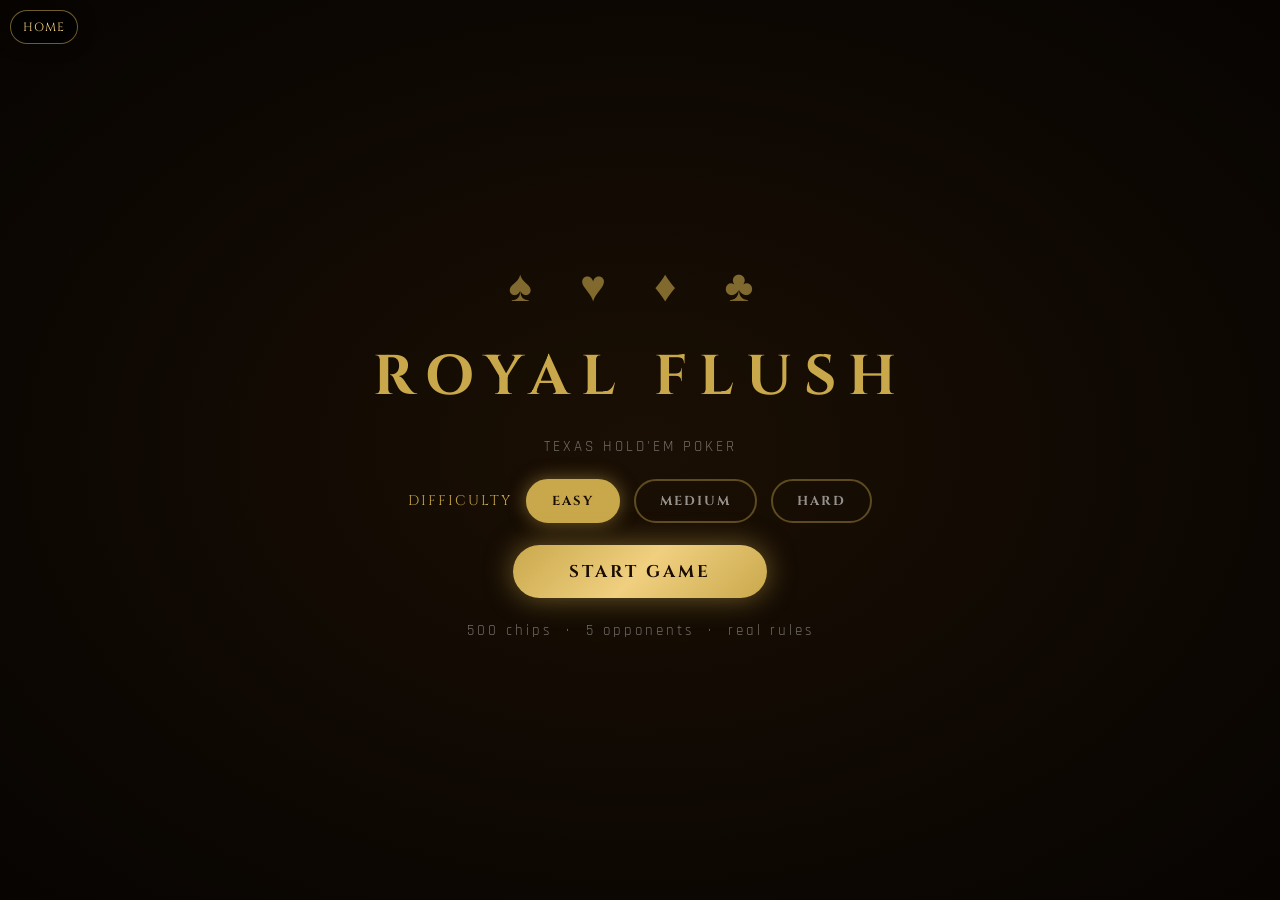
<file: gaming/royal-flush-poker.html>
<!DOCTYPE html>
<html lang="en">
<head>
<meta charset="UTF-8">
<meta name="viewport" content="width=device-width, initial-scale=1.0, maximum-scale=1.0, user-scalable=no">
<title>Royal Flush Poker</title>
<link href="https://fonts.googleapis.com/css2?family=Cinzel:wght@700;900&family=Rajdhani:wght@400;600;700&display=swap" rel="stylesheet">
<style>
:root {
  --gold: #c9a84c; --gold-light: #f0d080;
  --felt: #1a6b3a; --felt-dark: #0d4422; --felt-light: #22884a;
  --wood: #5c3a1e; --wood-dark: #3a2210; --red: #cc2222;
}
* { box-sizing:border-box; margin:0; padding:0; -webkit-tap-highlight-color:transparent; }
html,body { width:100%; height:100%; overflow:hidden;
  background:radial-gradient(ellipse at center,#1a1008,#060402);
  font-family:'Rajdhani',sans-serif; color:white;
  touch-action:manipulation; user-select:none; }

/* ── HOME ── */
#home-screen {
  position:fixed; inset:0; z-index:999;
  background:radial-gradient(ellipse at center,#1a0f04,#070402);
  display:flex; flex-direction:column;
  align-items:center; justify-content:center; gap:clamp(12px,2.5vh,24px);
}
.suit-row { font-size:clamp(26px,5vw,44px); color:var(--gold); letter-spacing:clamp(8px,2vw,18px); opacity:.6; }
#home-screen h1 {
  font-family:'Cinzel',serif; font-size:clamp(26px,7vw,56px);
  color:var(--gold); letter-spacing:clamp(4px,1.5vw,12px); text-align:center;
  animation:shimmer 3s ease-in-out infinite;
}
@keyframes shimmer {
  0%,100%{text-shadow:0 0 30px rgba(201,168,76,.7);}
  50%{text-shadow:0 0 60px rgba(240,208,128,1),0 0 100px rgba(201,168,76,.4);}
}
#home-screen p { font-size:clamp(10px,2vw,15px); color:rgba(255,255,255,.4); letter-spacing:3px; text-align:center; }

/* difficulty picker */
#diff-row {
  display:flex; gap:clamp(8px,2vw,14px); align-items:center;
}
#diff-row span { font-family:'Cinzel',serif; font-size:clamp(11px,1.8vw,14px); color:var(--gold); letter-spacing:2px; }
.diff-btn {
  padding:clamp(7px,1.4vh,11px) clamp(14px,3vw,24px);
  font-family:'Cinzel',serif; font-size:clamp(10px,1.6vw,13px);
  font-weight:700; letter-spacing:2px; border:2px solid rgba(201,168,76,.4);
  border-radius:30px; background:transparent; color:rgba(255,255,255,.55);
  cursor:pointer; transition:all .2s;
}
.diff-btn.selected { background:var(--gold); color:#1a0d00; border-color:var(--gold); box-shadow:0 0 18px rgba(201,168,76,.5); }
.diff-btn:hover:not(.selected) { border-color:var(--gold); color:var(--gold); }

.start-btn {
  padding:clamp(11px,2vh,15px) clamp(30px,6vw,56px);
  font-family:'Cinzel',serif; font-size:clamp(12px,2.5vw,17px);
  font-weight:700; letter-spacing:3px;
  background:linear-gradient(135deg,#c9a84c,#f0d080,#c9a84c);
  color:#1a0d00; border:none; border-radius:50px; cursor:pointer;
  box-shadow:0 0 28px rgba(201,168,76,.5); transition:transform .2s,box-shadow .2s;
}
.start-btn:hover,.start-btn:active{transform:scale(1.05);box-shadow:0 0 50px rgba(240,208,128,.8);}

/* ── GAME WRAP ── */
#game-wrap { width:100%; height:100%; display:flex; flex-direction:column; align-items:center; }
#title-bar {
  font-family:'Cinzel',serif; font-size:clamp(10px,2.2vw,18px);
  color:var(--gold); letter-spacing:clamp(2px,1vw,6px);
  text-shadow:0 0 16px rgba(201,168,76,.6); white-space:nowrap;
  padding:clamp(4px,1vh,8px) 0 0; flex-shrink:0;
}

/* ── SCENE / TABLE ── */
#scene {
  flex:1; width:100%; display:flex; align-items:center; justify-content:center;
  perspective:900px; perspective-origin:50% 15%;
  overflow:visible; min-height:0;
}
#table-wrap { position:relative; transform:rotateX(24deg); transform-origin:center 55%; flex-shrink:0; }
#table {
  position:absolute; inset:0; border-radius:50%;
  background:radial-gradient(ellipse at 50% 38%,var(--felt-light),var(--felt) 52%,var(--felt-dark) 100%);
}
#table::before { content:''; position:absolute; inset:5%; border-radius:50%; border:1px solid rgba(255,255,255,.06); }

/* ── TURN RING ── */
.turn-ring {
  position:absolute;
  border-radius:50%;
  border:3px solid var(--gold);
  box-shadow:0 0 14px var(--gold), 0 0 4px var(--gold-light);
  animation:ringPulse 1s ease-in-out infinite;
  pointer-events:none;
  display:none;
  transform:translate(-50%,-50%);
}
@keyframes ringPulse {
  0%,100%{opacity:1; box-shadow:0 0 10px var(--gold);}
  50%{opacity:.6; box-shadow:0 0 22px var(--gold-light),0 0 6px var(--gold);}
}

/* ── COMMUNITY ── */
#community-area {
  position:absolute; top:44%; left:50%; transform:translate(-50%,-50%);
  display:flex; flex-direction:column; align-items:center; gap:5px;
}
#community-cards { display:flex; gap:clamp(4px,.8vw,9px); min-height:10px; align-items:center; }
#pot-display {
  background:rgba(0,0,0,.62); border:1px solid var(--gold); border-radius:20px;
  padding:2px 12px; font-family:'Cinzel',serif; font-size:clamp(9px,1.4vw,13px);
  color:var(--gold); letter-spacing:2px; white-space:nowrap;
}

/* ── CARDS ── */
.card {
  border-radius:clamp(4px,.8vw,8px); display:flex; align-items:center; justify-content:center;
  font-weight:700; box-shadow:0 3px 8px rgba(0,0,0,.85),inset 0 1px 0 rgba(255,255,255,.28);
  position:relative; flex-shrink:0; animation:dealIn .32s cubic-bezier(.2,.8,.3,1) both;
}
@keyframes dealIn { from{transform:scale(.3) translateY(-18px);opacity:0;} to{transform:scale(1) translateY(0);opacity:1;} }
.card.face-up { background:white; color:#111; }
.card.face-up.red { color:var(--red); }
.card.face-up::before { content:attr(data-label); position:absolute; top:8%; left:10%; font-size:.52em; font-weight:700; line-height:1; }
.card.face-up::after  { content:attr(data-label); position:absolute; bottom:8%; right:10%; font-size:.52em; font-weight:700; line-height:1; transform:rotate(180deg); }
.card-suit { font-size:.88em; line-height:1; pointer-events:none; }
.card.face-down {
  background:repeating-linear-gradient(45deg,#1a2a80 0,#1a2a80 4px,#0d1a55 4px,#0d1a55 8px);
  border:2px solid #3a4aaa;
}
.card.face-down::before,.card.face-down::after{display:none;}

/* ── BOT SEATS ── */
.bot-seat { position:absolute; display:flex; flex-direction:column; align-items:center; gap:clamp(1px,.3vh,3px); }
.bot-cards { display:flex; gap:clamp(2px,.4vw,4px); margin-top:2px; }

/* ── AVATARS ── */
.avatar-wrap { position:relative; }
.avatar {
  border-radius:50%; border:2px solid rgba(255,255,255,.2);
  overflow:hidden; background:#2a2a3a;
}
.avatar svg { width:100%; height:100%; display:block; }
.avatar-wrap.folded .avatar { filter:grayscale(1) brightness(.35); border-color:#444; }
.action-bubble {
  position:absolute; top:-24px; left:50%; transform:translateX(-50%);
  background:rgba(0,0,0,.88); border:1px solid var(--gold); border-radius:10px;
  padding:2px 8px; font-size:clamp(8px,1.2vw,11px); color:var(--gold-light);
  white-space:nowrap; opacity:0; transition:opacity .3s;
  pointer-events:none; font-family:'Cinzel',serif; letter-spacing:1px;
}
.action-bubble.show{opacity:1;}
.seat-label { font-size:clamp(8px,1.3vw,12px); font-weight:700; color:#ddd; white-space:nowrap; text-shadow:0 1px 4px rgba(0,0,0,.9); }
.seat-chips  { font-size:clamp(8px,1.2vw,11px); font-weight:700; color:var(--gold); }
.blind-label { font-size:clamp(7px,1vw,9px); color:rgba(255,255,255,.4); }

/* ── DIFFICULTY BADGE ── */
#diff-badge {
  position:absolute; top:6px; right:10px;
  font-family:'Cinzel',serif; font-size:clamp(8px,1.2vw,11px);
  color:rgba(255,255,255,.4); letter-spacing:1px;
}

/* ── PLAYER AREA ── */
#player-area {
  position:absolute; display:flex; flex-direction:column; align-items:center;
  gap:clamp(3px,.5vh,5px); transform:translateX(-50%);
}
#player-cards { display:flex; gap:clamp(6px,1.2vw,14px); }
#player-cards .card:first-child { transform-origin:bottom center; transform:rotate(-5deg); }
#player-cards .card:last-child  { transform-origin:bottom center; transform:rotate(5deg); }
#player-info-bar {
  display:flex; align-items:center; gap:clamp(5px,1vw,10px);
  background:rgba(0,0,0,.65); border:1px solid rgba(201,168,76,.38);
  border-radius:30px; padding:clamp(2px,.4vh,4px) clamp(10px,2vw,16px) clamp(2px,.4vh,4px) clamp(3px,.6vw,6px);
}
#player-info-bar .avatar { border-color:var(--gold); }
#player-name { font-size:clamp(9px,1.3vw,12px); font-weight:700; color:#fff; letter-spacing:1px; }
#player-chips-label { font-size:clamp(9px,1.3vw,13px); font-weight:700; color:var(--gold); }

/* ── BETTING PANEL ── */
#bet-panel {
  width:100%; flex-shrink:0; display:flex; flex-wrap:wrap;
  gap:clamp(4px,1vw,8px); align-items:center; justify-content:center;
  padding:clamp(5px,1vh,10px) clamp(8px,2vw,16px);
  background:rgba(6,4,2,.92); border-top:1px solid rgba(201,168,76,.22);
}
.btn {
  padding:clamp(9px,1.8vh,13px) clamp(12px,2.5vw,22px);
  border:none; border-radius:8px; font-family:'Cinzel',serif;
  font-size:clamp(10px,1.8vw,13px); font-weight:700; cursor:pointer;
  letter-spacing:1px; text-transform:uppercase; transition:transform .12s,box-shadow .12s;
  white-space:nowrap; min-width:clamp(52px,10vw,80px);
}
.btn:hover{transform:translateY(-2px);box-shadow:0 5px 14px rgba(0,0,0,.5);}
.btn:active{transform:translateY(1px);}
.btn-deal  { background:linear-gradient(135deg,#c9a84c,#f0d080); color:#1a0d00; }
.btn-call  { background:linear-gradient(135deg,#1a8c3a,#22b84c); color:white; }
.btn-raise { background:linear-gradient(135deg,#1a50cc,#2266ff); color:white; }
.btn-fold  { background:linear-gradient(135deg,#8c1a1a,#cc2222); color:white; }
.btn-check { background:linear-gradient(135deg,#555,#888); color:white; }
.btn-allin { background:linear-gradient(135deg,#cc6600,#ff9933); color:white; }
.btn:disabled{opacity:.28;cursor:not-allowed;transform:none!important;box-shadow:none!important;}
#raise-amount {
  width:clamp(52px,8vw,68px); padding:clamp(9px,1.8vh,13px) 6px; border-radius:8px;
  border:2px solid var(--gold); background:rgba(0,0,0,.7);
  color:var(--gold); font-family:'Cinzel',serif; font-size:clamp(10px,1.8vw,13px); text-align:center;
}

/* ── MESSAGE BAR ── */
#message-bar {
  position:fixed; top:clamp(28px,5vh,44px); left:50%; transform:translateX(-50%);
  background:rgba(0,0,0,.87); border:1px solid var(--gold); border-radius:18px;
  padding:4px 18px; font-family:'Cinzel',serif; font-size:clamp(9px,1.5vw,13px);
  color:var(--gold-light); letter-spacing:1px; text-align:center;
  z-index:200; pointer-events:none; white-space:nowrap;
  max-width:95vw; overflow:hidden; text-overflow:ellipsis;
}
#stage-display {
  position:absolute; top:3px; left:50%; transform:translateX(-50%);
  font-family:'Cinzel',serif; font-size:clamp(7px,1.1vw,11px);
  color:rgba(255,255,255,.35); letter-spacing:3px; white-space:nowrap;
}
#cur-bet {
  position:absolute; top:20%; left:50%; transform:translateX(-50%);
  font-size:clamp(8px,1vw,11px); color:rgba(255,255,255,.38); letter-spacing:1px; white-space:nowrap;
}

/* ── WIN OVERLAY ── */
#win-overlay {
  position:fixed; inset:0; background:rgba(0,0,0,.76);
  align-items:center; justify-content:center; z-index:500;
}
#win-box {
  background:linear-gradient(135deg,#1a0d00,#2a1800);
  border:3px solid var(--gold); border-radius:18px;
  padding:clamp(22px,4vh,40px) clamp(26px,5vw,56px);
  text-align:center; box-shadow:0 0 50px rgba(201,168,76,.5); max-width:90vw;
}
#win-box h2 { font-family:'Cinzel',serif; font-size:clamp(20px,5vw,34px); color:var(--gold-light); margin-bottom:6px; }
#win-box .hand-name { font-family:'Cinzel',serif; font-size:clamp(14px,3vw,20px); color:var(--gold); margin-bottom:10px; }
#win-box p { font-size:clamp(12px,2.5vw,16px); color:#ddd; margin-bottom:18px; }
.arcade-home-link {
  position:fixed; top:10px; left:10px; z-index:1000;
  display:inline-flex; align-items:center; gap:8px;
  padding:8px 12px; border:1px solid rgba(201,168,76,.55);
  border-radius:999px; background:rgba(0,0,0,.72);
  color:var(--gold-light); font-family:'Cinzel',serif;
  font-size:clamp(9px,1.4vw,12px); letter-spacing:1px;
  text-decoration:none; box-shadow:0 0 18px rgba(0,0,0,.35);
}
.arcade-home-link:hover { border-color:var(--gold-light); color:white; }
</style>
</head>
<body>
<a class="arcade-home-link" href="index.html" target="_top">HOME</a>

<!-- HOME SCREEN -->
<div id="home-screen">
  <div class="suit-row">♠ ♥ ♦ ♣</div>
  <h1>ROYAL FLUSH</h1>
  <p>TEXAS HOLD'EM POKER</p>

  <div id="diff-row">
    <span>DIFFICULTY</span>
    <button class="diff-btn selected" id="d-easy"   onclick="setDiff('easy')">EASY</button>
    <button class="diff-btn"          id="d-medium" onclick="setDiff('medium')">MEDIUM</button>
    <button class="diff-btn"          id="d-hard"   onclick="setDiff('hard')">HARD</button>
  </div>

  <button class="start-btn" onclick="startGame()">START GAME</button>
  <p>500 chips &nbsp;·&nbsp; 5 opponents &nbsp;·&nbsp; real rules</p>
</div>

<!-- WIN OVERLAY -->
<div id="win-overlay" style="display:none;">
  <div id="win-box">
    <h2 id="win-title">YOU WIN!</h2>
    <div class="hand-name" id="win-hand"></div>
    <p id="win-detail"></p>
    <button class="btn btn-deal" onclick="closeWin()">NEXT ROUND</button>
  </div>
</div>

<div id="message-bar">Press DEAL to start</div>

<div id="game-wrap">
  <div id="title-bar">♠ ROYAL FLUSH POKER ♠</div>

  <div id="scene">
    <div id="table-wrap">
      <div id="table"></div>
      <div id="stage-display">PRE-FLOP</div>
      <div id="cur-bet"></div>
      <div id="diff-badge"></div>

      <!-- Turn rings (one per seat: 0-4=bots, 5=player) -->
      <div class="turn-ring" id="ring-0"></div>
      <div class="turn-ring" id="ring-1"></div>
      <div class="turn-ring" id="ring-2"></div>
      <div class="turn-ring" id="ring-3"></div>
      <div class="turn-ring" id="ring-4"></div>
      <div class="turn-ring" id="ring-5"></div>

      <div id="community-area">
        <div id="community-cards"></div>
        <div id="pot-display">🪙 POT: 0</div>
      </div>

      <!-- 5 bot seats -->
      <div class="bot-seat" id="bot-0">
        <div class="avatar-wrap" id="av-0"><div class="action-bubble" id="bub-0"></div><div class="avatar" id="avi-0"></div></div>
        <div class="seat-label" id="nm-0">-</div>
        <div class="seat-chips" id="ch-0">500🪙</div>
        <div class="blind-label" id="bl-0"></div>
        <div class="bot-cards" id="bc-0"></div>
      </div>
      <div class="bot-seat" id="bot-1">
        <div class="avatar-wrap" id="av-1"><div class="action-bubble" id="bub-1"></div><div class="avatar" id="avi-1"></div></div>
        <div class="seat-label" id="nm-1">-</div>
        <div class="seat-chips" id="ch-1">500🪙</div>
        <div class="blind-label" id="bl-1"></div>
        <div class="bot-cards" id="bc-1"></div>
      </div>
      <div class="bot-seat" id="bot-2">
        <div class="avatar-wrap" id="av-2"><div class="action-bubble" id="bub-2"></div><div class="avatar" id="avi-2"></div></div>
        <div class="seat-label" id="nm-2">-</div>
        <div class="seat-chips" id="ch-2">500🪙</div>
        <div class="blind-label" id="bl-2"></div>
        <div class="bot-cards" id="bc-2"></div>
      </div>
      <div class="bot-seat" id="bot-3">
        <div class="avatar-wrap" id="av-3"><div class="action-bubble" id="bub-3"></div><div class="avatar" id="avi-3"></div></div>
        <div class="seat-label" id="nm-3">-</div>
        <div class="seat-chips" id="ch-3">500🪙</div>
        <div class="blind-label" id="bl-3"></div>
        <div class="bot-cards" id="bc-3"></div>
      </div>
      <div class="bot-seat" id="bot-4">
        <div class="avatar-wrap" id="av-4"><div class="action-bubble" id="bub-4"></div><div class="avatar" id="avi-4"></div></div>
        <div class="seat-label" id="nm-4">-</div>
        <div class="seat-chips" id="ch-4">500🪙</div>
        <div class="blind-label" id="bl-4"></div>
        <div class="bot-cards" id="bc-4"></div>
      </div>

      <!-- Player -->
      <div id="player-area">
        <div id="player-cards"></div>
        <div id="player-info-bar">
          <div class="avatar" id="player-avi"></div>
          <div id="player-name">YOU</div>
          <div id="player-chips-label">500🪙</div>
        </div>
      </div>
    </div>
  </div>

  <!-- BUTTONS -->
  <div id="bet-panel">
    <button class="btn btn-deal"  id="btn-deal"  onclick="deal()">DEAL</button>
    <button class="btn btn-call"  id="btn-call"  onclick="pCall()"  disabled>CALL</button>
    <button class="btn btn-check" id="btn-check" onclick="pCheck()" disabled>CHECK</button>
    <input  type="number" id="raise-amount" value="40" min="20" max="500" step="10">
    <button class="btn btn-raise" id="btn-raise" onclick="pRaise()" disabled>RAISE</button>
    <button class="btn btn-allin" id="btn-allin" onclick="pAllIn()" disabled>ALL IN</button>
    <button class="btn btn-fold"  id="btn-fold"  onclick="pFold()"  disabled>FOLD</button>
  </div>
</div>

<script>
/* ================================================================
   ROYAL FLUSH POKER — Full Texas Hold'em with Proper Betting
   - Dealer rotates randomly at start
   - All In button works
   - Betting loops back correctly when bots raise
   ================================================================ */

const BOT_NAMES  = ['Viktor','Mei Ling','Duke','Scarlett','Marco'];
const BOT_STYLES = ['aggressive','cautious','bluffer','balanced','maniac'];
const BOT_ANGLES = [0, 48, 130, 230, 312];

/* ── DIFFICULTY ─────────────────────────────────────────────── */
const DIFF_SETTINGS = {
  easy:   { foldMult: 2.2,  raiseMult: 0.4,  bluffChance: 0.04, checkMult: 1.8 },
  medium: { foldMult: 1.0,  raiseMult: 1.0,  bluffChance: 0.12, checkMult: 1.0 },
  hard:   { foldMult: 0.4,  raiseMult: 1.8,  bluffChance: 0.22, checkMult: 0.3 },
};
let difficulty = 'easy';

function setDiff(d) {
  difficulty = d;
  ['easy','medium','hard'].forEach(x => {
    el('d-'+x).classList.toggle('selected', x===d);
  });
}

/* ── RESPONSIVE LAYOUT ──────────────────────────────────────── */
let S = {};
function calcSizes() {
  const vw = window.innerWidth, vh = window.innerHeight;
  const panelH = el('bet-panel').offsetHeight || 60;
  const titleH = el('title-bar').offsetHeight || 28;
  const avail_h = vh - panelH - titleH - 8;
  const avail_w = vw;
  let tw = Math.min(avail_w * 0.92, avail_h * 1.9);
  let th = tw * 0.5;
  if (th > avail_h * 0.7) { th = avail_h * 0.7; tw = th * 2; }
  S.tw = tw; S.th = th; S.rx = tw/2; S.ry = th/2;
  S.cardW    = Math.max(30, Math.min(tw*0.075, 66));
  S.cardH    = S.cardW * 1.42;
  S.botCardW = Math.max(20, S.cardW * 0.55);
  S.botCardH = S.botCardW * 1.42;
  S.botAvi   = Math.max(26, Math.min(tw*0.062, 56));
  S.pAvi     = Math.max(22, Math.min(tw*0.048, 38));
  S.rail1    = Math.max(5, tw*0.015);
  S.rail2    = Math.max(9, tw*0.023);
  return S;
}

let seatPos = [];

function applyLayout() {
  calcSizes();
  const wrap = el('table-wrap');
  wrap.style.width  = S.tw+'px';
  wrap.style.height = S.th+'px';
  el('table').style.boxShadow =
    `0 0 0 ${S.rail1}px var(--wood),0 0 0 ${S.rail2}px var(--wood-dark),0 30px 70px rgba(0,0,0,.9),inset 0 0 50px rgba(0,0,0,.4)`;

  document.querySelectorAll('.avatar-wrap .avatar').forEach(a => {
    a.style.width = a.style.height = S.botAvi+'px';
  });
  el('player-avi').style.width = el('player-avi').style.height = S.pAvi+'px';

  document.querySelectorAll('.bot-cards .card').forEach(c => {
    c.style.width = S.botCardW+'px'; c.style.height = S.botCardH+'px';
    c.style.fontSize = S.botCardW*0.55+'px';
  });
  document.querySelectorAll('#player-cards .card').forEach(c => {
    c.style.width = S.cardW+'px'; c.style.height = S.cardH+'px';
    c.style.fontSize = S.cardW*0.55+'px';
  });
  document.querySelectorAll('#community-cards .card').forEach(c => {
    c.style.width = S.cardW*0.9+'px'; c.style.height = S.cardH*0.9+'px';
    c.style.fontSize = S.cardW*0.5+'px';
  });

  const cx = S.tw/2, cy = S.th/2;
  seatPos = [];

  BOT_ANGLES.forEach((deg, i) => {
    const rad = (deg - 90) * Math.PI / 180;
    const x = cx + S.rx*0.82*Math.cos(rad);
    const y = cy + S.ry*0.80*Math.sin(rad);
    seatPos.push({x, y});
    const seat = el('bot-'+i);
    seat.style.left = x+'px'; seat.style.top = y+'px';
    seat.style.transform = 'translate(-50%,-50%)';
  });

  const px = S.tw/2, py = S.th + S.cardH*0.5 + 20;
  seatPos.push({x: px, y: py});
  const pa = el('player-area');
  pa.style.left   = px+'px';
  pa.style.bottom = (-S.cardH*0.78)+'px';

  for(let i=0;i<=5;i++){
    const r = el('ring-'+i);
    const sz = (i===5 ? S.pAvi : S.botAvi) + 8;
    r.style.width  = sz+'px';
    r.style.height = sz+'px';
    r.style.left   = seatPos[i].x+'px';
    r.style.top    = seatPos[i].y+'px';
    if(i===5){
      r.style.top = (S.th + S.cardH*0.55 + S.pAvi*0.1 + 28)+'px';
    }
  }
}

function showTurnRing(seatIdx) {
  for(let i=0;i<=5;i++) el('ring-'+i).style.display='none';
  if(seatIdx >= 0) el('ring-'+seatIdx).style.display='block';
}

window.addEventListener('resize', applyLayout);
window.addEventListener('orientationchange', ()=>setTimeout(applyLayout,200));

/* ── SVG AVATAR GENERATOR ───────────────────────────────────── */
const SKINS  = ['#f5cba7','#e8a87c','#c68642','#8d5524','#f1c27d','#ffe0bd'];
const HAIRS  = ['#1a0a00','#3d1c02','#7b3f00','#d4a017','#cc2222','#aaa','#111','#f0d090'];
const EYEC   = ['#3a1a0a','#1a3a6a','#2a5a2a','#5a3a1a','#222'];
const SHIRTS = ['#1a3a6a','#6a1a1a','#1a6a3a','#3a1a6a','#555','#2a2a2a','#8a4a00'];

function makeFace(seed) {
  let h=(seed*2654435761)>>>0;
  function rng(max){h=Math.imul(h^(h>>>16),2246822519)>>>0;return h%max;}
  const skin=SKINS[rng(SKINS.length)],hair=HAIRS[rng(HAIRS.length)];
  const eyes=EYEC[rng(EYEC.length)],shirt=SHIRTS[rng(SHIRTS.length)];
  const fW=36+rng(8),fH=40+rng(8),cx=50,cy=46,hs=rng(4);
  const beard=rng(3)===0,mst=rng(4)===0,thick=rng(2),nose=rng(3),mouth=rng(3);
  const glasses=rng(6)===0,earring=rng(6)===0;
  let hSVG='';
  if(hs===0)hSVG=`<ellipse cx="${cx}" cy="${cy-fH*.38}" rx="${fW*.56}" ry="${fH*.28}" fill="${hair}"/>
    <rect x="${cx-fW*.56}" y="${cy-fH*.58}" width="${fW*1.12}" height="${fH*.24}" rx="6" fill="${hair}"/>`;
  else if(hs===1)hSVG=`<ellipse cx="${cx}" cy="${cy-fH*.34}" rx="${fW*.58}" ry="${fH*.36}" fill="${hair}"/>
    <rect x="${cx-fW*.58}" y="${cy-fH*.62}" width="${fW*1.16}" height="${fH*.30}" rx="8" fill="${hair}"/>
    <rect x="${cx-fW*.58}" y="${cy-fH*.56}" width="7" height="${fH*.5}" rx="4" fill="${hair}"/>
    <rect x="${cx+fW*.51}" y="${cy-fH*.56}" width="7" height="${fH*.5}" rx="4" fill="${hair}"/>`;
  else if(hs===2)hSVG=`<ellipse cx="${cx}" cy="${cy-fH*.34}" rx="${fW*.58}" ry="${fH*.40}" fill="${hair}"/>
    <rect x="${cx-fW*.58}" y="${cy-fH*.64}" width="${fW*1.16}" height="${fH*.32}" rx="8" fill="${hair}"/>
    <ellipse cx="${cx-fW*.54}" cy="${cy+fH*.1}" rx="8" ry="${fH*.44}" fill="${hair}"/>
    <ellipse cx="${cx+fW*.54}" cy="${cy+fH*.1}" rx="8" ry="${fH*.44}" fill="${hair}"/>`;
  const bSVG=beard?`<ellipse cx="${cx}" cy="${cy+fH*.38}" rx="${fW*.44}" ry="${fH*.22}" fill="${hair}" opacity=".85"/>`:'';
  const mSVG=mst?`<ellipse cx="${cx}" cy="${cy+fH*.12}" rx="${fW*.22}" ry="3.5" fill="${hair}" opacity=".9"/>`:'';
  const nSVG=nose===0?`<ellipse cx="${cx}" cy="${cy+fH*.08}" rx="5" ry="4" fill="${skin}" stroke="rgba(0,0,0,.12)" stroke-width="1"/>`:
    nose===1?`<path d="M${cx-5} ${cy+fH*.04} Q${cx} ${cy+fH*.15} ${cx+5} ${cy+fH*.04}" stroke="rgba(0,0,0,.18)" stroke-width="1.5" fill="none"/>`:
    `<circle cx="${cx}" cy="${cy+fH*.08}" r="4" fill="rgba(0,0,0,.07)"/>`;
  const muSVG=mouth===0?`<path d="M${cx-10} ${cy+fH*.27} Q${cx} ${cy+fH*.37} ${cx+10} ${cy+fH*.27}" stroke="#c0706a" stroke-width="2" fill="none" stroke-linecap="round"/>`:
    mouth===1?`<line x1="${cx-9}" y1="${cy+fH*.29}" x2="${cx+9}" y2="${cy+fH*.29}" stroke="#c0706a" stroke-width="2" stroke-linecap="round"/>`:
    `<path d="M${cx-9} ${cy+fH*.31} Q${cx} ${cy+fH*.24} ${cx+9} ${cy+fH*.31}" stroke="#c0706a" stroke-width="2" fill="none" stroke-linecap="round"/>`;
  const ebSVG=thick===0?
    `<line x1="${cx-fW*.31}" y1="${cy-fH*.17}" x2="${cx-fW*.10}" y2="${cy-fH*.20}" stroke="${hair}" stroke-width="2.5" stroke-linecap="round"/>
     <line x1="${cx+fW*.10}" y1="${cy-fH*.20}" x2="${cx+fW*.31}" y2="${cy-fH*.17}" stroke="${hair}" stroke-width="2.5" stroke-linecap="round"/>`:
    `<path d="M${cx-fW*.33} ${cy-fH*.16} Q${cx-fW*.20} ${cy-fH*.24} ${cx-fW*.08} ${cy-fH*.19}" stroke="${hair}" stroke-width="3.5" fill="none" stroke-linecap="round"/>
     <path d="M${cx+fW*.08} ${cy-fH*.19} Q${cx+fW*.20} ${cy-fH*.24} ${cx+fW*.33} ${cy-fH*.16}" stroke="${hair}" stroke-width="3.5" fill="none" stroke-linecap="round"/>`;
  const gSVG=glasses?`<rect x="${cx-fW*.36}" y="${cy-fH*.12}" width="${fW*.27}" height="${fH*.14}" rx="5" fill="none" stroke="rgba(0,0,0,.5)" stroke-width="2"/>
    <rect x="${cx+fW*.09}" y="${cy-fH*.12}" width="${fW*.27}" height="${fH*.14}" rx="5" fill="none" stroke="rgba(0,0,0,.5)" stroke-width="2"/>
    <line x1="${cx-fW*.09}" y1="${cy-fH*.06}" x2="${cx+fW*.09}" y2="${cy-fH*.06}" stroke="rgba(0,0,0,.5)" stroke-width="2"/>`:'';
  const eSVG=earring?`<circle cx="${cx-fW*.53}" cy="${cy+fH*.12}" r="3" fill="#f0d080"/>`:'';
  return `<svg xmlns="http://www.w3.org/2000/svg" viewBox="0 0 100 100">
    <rect width="100" height="100" fill="#252535" rx="50"/>
    <ellipse cx="50" cy="95" rx="38" ry="20" fill="${shirt}"/>
    <rect x="43" y="72" width="14" height="16" rx="4" fill="${skin}"/>
    ${hSVG}<ellipse cx="${cx}" cy="${cy}" rx="${fW*.52}" ry="${fH*.52}" fill="${skin}"/>
    <ellipse cx="${cx-fW*.53}" cy="${cy+fH*.05}" rx="5.5" ry="7.5" fill="${skin}"/>
    <ellipse cx="${cx+fW*.53}" cy="${cy+fH*.05}" rx="5.5" ry="7.5" fill="${skin}"/>
    ${eSVG}${ebSVG}
    <ellipse cx="${cx-fW*.22}" cy="${cy-fH*.06}" rx="6.5" ry="5.5" fill="white"/>
    <ellipse cx="${cx+fW*.22}" cy="${cy-fH*.06}" rx="6.5" ry="5.5" fill="white"/>
    <circle cx="${cx-fW*.22}" cy="${cy-fH*.06}" r="3.8" fill="${eyes}"/>
    <circle cx="${cx+fW*.22}" cy="${cy-fH*.06}" r="3.8" fill="${eyes}"/>
    <circle cx="${cx-fW*.22+1}" cy="${cy-fH*.08}" r="1.1" fill="white"/>
    <circle cx="${cx+fW*.22+1}" cy="${cy-fH*.08}" r="1.1" fill="white"/>
    ${gSVG}${nSVG}${muSVG}${bSVG}${mSVG}</svg>`;
}

/* ── DECK ───────────────────────────────────────────────────── */
const SUITS=['♠','♥','♦','♣'],VALS=['2','3','4','5','6','7','8','9','10','J','Q','K','A'];
const REDS=new Set(['♥','♦']);
function mkDeck(){let d=[];for(let s of SUITS)for(let v of VALS)d.push({v,s});return d;}
function shuffle(d){for(let i=d.length-1;i>0;i--){let j=Math.floor(Math.random()*(i+1));[d[i],d[j]]=[d[j],d[i]];}return d;}
function draw(d){return d.pop();}

/* ── HAND EVAL ──────────────────────────────────────────────── */
function cval(v){if(v==='A')return 14;if(v==='K')return 13;if(v==='Q')return 12;if(v==='J')return 11;return+v;}
function bestHand(cards){
  let best={rank:0,tie:[],name:'High Card'};
  combo(cards,5,c=>{let r=eval5(c);if(r.rank>best.rank||(r.rank===best.rank&&cmp(r.tie,best.tie)>0))best=r;});
  return best;
}
function combo(arr,k,cb){(function h(s,c){if(c.length===k){cb([...c]);return;}for(let i=s;i<arr.length;i++){c.push(arr[i]);h(i+1,c);c.pop();}})(0,[]);}
function cmp(a,b){for(let i=0;i<Math.min(a.length,b.length);i++)if(a[i]!==b[i])return a[i]-b[i];return 0;}
function eval5(cs){
  let vs=cs.map(c=>cval(c.v)).sort((a,b)=>b-a),ss=cs.map(c=>c.s),vc={};
  for(let v of vs)vc[v]=(vc[v]||0)+1;
  let cnts=Object.values(vc).sort((a,b)=>b-a),uv=[...new Set(vs)].sort((a,b)=>b-a);
  let isF=ss.every(s=>s===ss[0]),isS=false,sH=0;
  if(uv.length===5){if(uv[0]-uv[4]===4){isS=true;sH=uv[0];}if(''+uv==='14,5,4,3,2'){isS=true;sH=5;}}
  let gs=[];for(let[v,c]of Object.entries(vc))gs.push({v:+v,c});gs.sort((a,b)=>b.c-a.c||b.v-a.v);
  let tie=gs.flatMap(g=>Array(g.c).fill(g.v));
  if(isF&&isS)return sH===14?{rank:9,tie:[14],name:'Royal Flush'}:{rank:8,tie:[sH],name:'Straight Flush'};
  if(cnts[0]===4)return{rank:7,tie,name:'Four of a Kind'};
  if(cnts[0]===3&&cnts[1]===2)return{rank:6,tie,name:'Full House'};
  if(isF)return{rank:5,tie,name:'Flush'};
  if(isS)return{rank:4,tie:[sH],name:'Straight'};
  if(cnts[0]===3)return{rank:3,tie,name:'Three of a Kind'};
  if(cnts[0]===2&&cnts[1]===2)return{rank:2,tie,name:'Two Pair'};
  if(cnts[0]===2)return{rank:1,tie,name:'One Pair'};
  return{rank:0,tie,name:'High Card'};
}

/* ── BOT AI ─────────────────────────────────────────────────── */
function botDec(bot, curBet, playerChecked) {
  const ds = DIFF_SETTINGS[difficulty];
  let fT, rT, cT;
  
  switch(bot.style){
    case'aggressive': 
      fT=0.15*ds.foldMult; rT=0.35*ds.raiseMult; cT=0.55*ds.checkMult; break;
    case'cautious':   
      fT=0.30*ds.foldMult; rT=0.15*ds.raiseMult; cT=0.70*ds.checkMult; break;
    case'bluffer':    
      fT=0.10*ds.foldMult; rT=0.40*ds.raiseMult; cT=0.50*ds.checkMult; break;
    case'maniac':     
      fT=0.05*ds.foldMult; rT=0.60*ds.raiseMult; cT=0.40*ds.checkMult; break;
    default:          
      fT=0.20*ds.foldMult; rT=0.25*ds.raiseMult; cT=0.60*ds.checkMult;
  }
  
  fT = Math.min(fT, 0.6); 
  rT = Math.min(rT, 0.9);
  cT = Math.min(cT, 0.8);

  let hs = estHS(bot.hand);

  // If player checked and no bet on table, most bots check
  if (curBet === 0) {
    if (difficulty !== 'hard') return 'check';
    if (hs > 0.70 && Math.random() < 0.25) return 'raise';
    return 'check';
  }

  // There IS a bet to respond to
  if (bot.style==='bluffer' && Math.random() < ds.bluffChance) return 'raise';

  if (hs < fT)  return 'fold';
  if (hs > rT)  return 'raise';
  return 'call';
}

function estHS(hand){
  let v=hand.map(c=>cval(c.v));
  let b=(v[0]+v[1])/28;
  if(v[0]===v[1]) b=Math.min(b+.30,1);
  if(v[0]>=12||v[1]>=12) b=Math.min(b+.15,1);
  return b;
}

/* ── GAME STATE ─────────────────────────────────────────────── */
let G = {
  deck:[], pH:[], bots:[], com:[],
  pot:0, stage:0, curBet:20,
  pChips:500, pBet:0, dIdx:0, pFolded:false,
  playerChecked:false, roundRaised:false
};

/* ── START GAME ─────────────────────────────────────────────── */
function startGame(){
  el('home-screen').style.display='none';
  el('player-avi').innerHTML = makeFace(42);
  for(let i=0;i<5;i++){
    el('avi-'+i).innerHTML = makeFace(i*19+7);
    el('nm-'+i).textContent = BOT_NAMES[i];
  }
  const diffLabel = {easy:'🟢 EASY',medium:'🟡 MEDIUM',hard:'🔴 HARD'}[difficulty];
  el('diff-badge').textContent = diffLabel;
  G.bots = BOT_NAMES.map((n,i)=>({name:n,style:BOT_STYLES[i],chips:500,hand:[],folded:false,bet:0}));
  G.dIdx = Math.floor(Math.random() * 5); // Random dealer start
  updChips(); setMsg('Welcome! Press DEAL to begin.');
  applyLayout();
}

/* ── DEAL ───────────────────────────────────────────────── */
function deal(){
  if(G.pChips<=0){setMsg('No chips! Reloading...');setTimeout(()=>location.reload(),2e3);return;}
  G.deck=shuffle(mkDeck());G.com=[];G.pot=0;G.stage=0;
  G.pFolded=false;G.pBet=0;G.curBet=20;G.playerChecked=false;G.roundRaised=false;
  G.bots.forEach(b=>{b.folded=false;b.bet=0;if(b.chips<=0)b.chips=500;});
  for(let i=0;i<5;i++){el('av-'+i).classList.remove('folded');el('bl-'+i).textContent='';}
  
  G.pH=[draw(G.deck),draw(G.deck)];
  G.bots.forEach(b=>b.hand=[draw(G.deck),draw(G.deck)]);
  
  let sb=G.dIdx%5,bb=(G.dIdx+1)%5;
  G.bots[sb].chips-=10;G.bots[sb].bet=10;G.pot+=10;
  G.bots[bb].chips-=20;G.bots[bb].bet=20;G.pot+=20;
  el('bl-'+sb).textContent='SB';el('bl-'+bb).textContent='BB';
  
  renderAll();updPot();setStg('PRE-FLOP');setBD();
  setMsg(BOT_NAMES[sb]+' SB · '+BOT_NAMES[bb]+' BB · Your action!');
  showTurnRing(5);
  setBtns(true);el('btn-deal').disabled=true;
}

/* ── PLAYER ACTIONS ─────────────────────────────────────────── */
function pCall(){
  let tc=Math.min(G.curBet-G.pBet,G.pChips);
  G.pChips-=tc;G.pBet+=tc;G.pot+=tc;
  G.playerChecked=false;
  updChips();updPot();setMsg('You called '+tc+'.');setBtns(false);showTurnRing(-1);
  runBots(false);
}

function pCheck(){
  G.playerChecked=true;
  setMsg('You checked.');setBtns(false);showTurnRing(-1);
  runBots(true);
}

function pRaise(){
  let minRaise = G.curBet > 0 ? G.curBet * 2 : 20;
  let a = parseInt(el('raise-amount').value) || minRaise;
  a = Math.max(a, minRaise);
  a = Math.min(a, G.pChips);
  let actualBet = a - (G.pBet - G.curBet);
  G.pChips-=actualBet;G.pBet+=actualBet;G.pot+=actualBet;G.curBet=G.pBet;
  G.playerChecked=false;G.roundRaised=true;
  updChips();updPot();setBD();setMsg('You raised to '+G.pBet+'.');setBtns(false);showTurnRing(-1);
  runBots(false);
}

function pAllIn(){
  let allIn = G.pChips;
  G.pot += allIn;
  G.pBet += allIn;
  G.curBet = Math.max(G.curBet, G.pBet);
  G.pChips = 0;
  G.playerChecked = false;
  G.roundRaised = true;
  updChips();updPot();setBD();
  setMsg('You went ALL IN!');setBtns(false);showTurnRing(-1);
  runBots(false);
}

function pFold(){
  G.pFolded=true;setMsg('You folded.');setBtns(false);showTurnRing(-1);
  el('btn-deal').disabled=false;
  while(G.com.length<5)G.com.push(draw(G.deck));
  renderCom();setTimeout(()=>showdown(),600);
}

/* ── BOT TURNS ──────────────────────────────────────────────── */
function runBots(playerChecked){
  let active = G.bots.filter(b=>!b.folded);
  if(!active.length){setTimeout(()=>advance(),400);return;}
  
  // Track if any bot raised this round
  let botRaisedThisRound = false;
  
  let d=0;
  active.forEach((bot,idx)=>{
    d += 700;
    setTimeout(()=>{
      let ri = G.bots.indexOf(bot);
      showTurnRing(ri);

      let dec = botDec(bot, G.curBet, playerChecked);

      if(dec==='fold'){
        bot.folded=true;bub(ri,'FOLD');el('av-'+ri).classList.add('folded');
      } else if(dec==='check'){
        bub(ri,'CHECK');
      } else if(dec==='call'){
        let tc=Math.min(G.curBet-bot.bet, bot.chips);
        if(tc<=0){bub(ri,'CHECK');}
        else{bot.chips-=tc;bot.bet+=tc;G.pot+=tc;bub(ri,'CALL '+tc);updPot();}
      } else { // raise
        let raiseAmt = G.curBet > 0
          ? Math.min(G.curBet*2, bot.chips)
          : Math.min(20, bot.chips);
        if(raiseAmt <= 0){bub(ri,'CHECK');}
        else{
          bot.chips-=raiseAmt;bot.bet+=raiseAmt;G.pot+=raiseAmt;
          G.curBet=Math.max(G.curBet,bot.bet);
          bub(ri,'RAISE '+raiseAmt);updPot();setBD();
          playerChecked=false;
          botRaisedThisRound=true;
        }
      }
      updChips();

      if(idx===active.length-1){
        setTimeout(()=>{
          showTurnRing(-1);
          // If a bot raised, loop back to player; otherwise advance
          if(botRaisedThisRound && !G.pFolded){
            G.roundRaised=true;
            // Reset player's bet for this new raise
            G.pBet = 0;
            setBtns(true);
            showTurnRing(5);
            setMsg('Bot raised! Your turn.');
          } else {
            advance();
          }
        },680);
      }
    }, d);
  });
}

/* ── ADVANCE STAGE ──────────────────────────────────────── */
function advance(){
  G.stage++;
  G.bots.forEach(b=>b.bet=0);
  G.pBet=0; G.curBet=0; G.playerChecked=false;G.roundRaised=false;
  setBD();
  const go=()=>{
    if(!G.pFolded){
      showTurnRing(5);
      setBtns(true);
    } else {
      runBots(false);
    }
  };
  if(G.stage===1){G.com.push(draw(G.deck),draw(G.deck),draw(G.deck));renderCom();setStg('FLOP');setMsg('Flop dealt — your turn.');go();}
  else if(G.stage===2){G.com.push(draw(G.deck));renderCom();setStg('TURN');setMsg('Turn dealt — your turn.');go();}
  else if(G.stage===3){G.com.push(draw(G.deck));renderCom();setStg('RIVER');setMsg('River dealt — your turn.');go();}
  else{setStg('SHOWDOWN');showTurnRing(-1);showdown();}
}

/* ── SHOWDOWN ───────────────────────────────────────────────── */
function showdown(){
  G.bots.forEach((b,i)=>{if(!b.folded)revealBot(i,b.hand);});
  setTimeout(()=>{
    let active=G.bots.filter(b=>!b.folded);
    if(G.pFolded){
      let w=active[0],ws=bestHand(w.hand.concat(G.com));
      for(let b of active){let s=bestHand(b.hand.concat(G.com));if(cmp(s.tie,ws.tie)>0){ws=s;w=b;}}
      w.chips+=G.pot;updChips();showWin(w.name+' WINS',ws.name,w.name+' takes '+G.pot+' chips.',false);
    } else if(!active.length){
      G.pChips+=G.pot;updChips();showWin('YOU WIN!','All Bots Folded','You take '+G.pot+' chips!',true);
    } else {
      let ps=bestHand(G.pH.concat(G.com)),winner=null,ws=ps;
      for(let b of active){let s=bestHand(b.hand.concat(G.com));if(s.rank>ws.rank||(s.rank===ws.rank&&cmp(s.tie,ws.tie)>0)){ws=s;winner=b;}}
      if(!winner){G.pChips+=G.pot;updChips();showWin('YOU WIN!',ps.name,'You take '+G.pot+' chips!',true);}
      else{winner.chips+=G.pot;updChips();showWin(winner.name+' WINS',ws.name,winner.name+' takes '+G.pot+' chips.',false);}
    }
    G.dIdx=(G.dIdx+1)%5;setBtns(false);el('btn-deal').disabled=false;
  },1200);
}

function showWin(t,h,d,p){
  el('win-title').textContent=t;el('win-hand').textContent=h;el('win-detail').textContent=d;
  el('win-title').style.color=p?'#f0d080':'#cc4444';
  el('win-overlay').style.display='flex';
}
function closeWin(){
  el('win-overlay').style.display='none';
  for(let i=0;i<5;i++){el('av-'+i).classList.remove('folded');el('bc-'+i).innerHTML='';el('bl-'+i).textContent='';}
  el('player-cards').innerHTML='';el('community-cards').innerHTML='';
  showTurnRing(-1);
  G.pot=0;updPot();setStg('PRE-FLOP');setMsg('Press DEAL to start a new round.');
}

/* ── RENDER ─────────────────────────────────────────────── */
function renderAll(){
  let pc=el('player-cards');pc.innerHTML='';
  G.pH.forEach((c,i)=>pc.appendChild(mkCard(c,false,i*120,S.cardW,S.cardH)));
  G.bots.forEach((b,i)=>{
    let bc=el('bc-'+i);bc.innerHTML='';
    b.hand.forEach((c,j)=>bc.appendChild(mkCard(c,true,j*90,S.botCardW,S.botCardH)));
  });
  renderCom();
  applyLayout();
}
function renderCom(){
  let cc=el('community-cards');cc.innerHTML='';
  G.com.forEach((c,i)=>cc.appendChild(mkCard(c,false,i*90,S.cardW*.9,S.cardH*.9)));
  applyLayout();
}
function revealBot(i,hand){
  let bc=el('bc-'+i);bc.innerHTML='';
  hand.forEach((c,j)=>bc.appendChild(mkCard(c,false,j*90,S.botCardW,S.botCardH)));
}
function mkCard(card,faceDown,delay,w,h){
  let div=document.createElement('div');
  div.className='card '+(faceDown?'face-down':('face-up'+(REDS.has(card.s)?' red':'')));
  div.style.cssText=`width:${w}px;height:${h}px;font-size:${w*.55}px;animation-delay:${delay}ms;`;
  if(!faceDown){
    div.setAttribute('data-label',card.v+card.s);
    let sp=document.createElement('span');sp.className='card-suit';sp.textContent=card.s;div.appendChild(sp);
  }
  return div;
}

/* ── UI HELPERS ─────────────────────────────────────────── */
const el = id => document.getElementById(id);
function updChips(){el('player-chips-label').textContent=G.pChips+'🪙';G.bots.forEach((b,i)=>el('ch-'+i).textContent=b.chips+'🪙');}
function updPot(){el('pot-display').textContent='🪙 POT: '+G.pot;}
function setStg(t){el('stage-display').textContent=t;}
function setBD(){el('cur-bet').textContent=G.curBet>0?'Current bet: '+G.curBet:'';}
function setMsg(m){el('message-bar').textContent=m;}

function setBtns(on){
  el('btn-fold').disabled=!on;
  el('btn-raise').disabled=!on;
  el('btn-allin').disabled=!on;
  
  if(on){
    let tc = G.curBet - G.pBet;
    let minR = G.curBet>0 ? G.curBet*2 : 20;
    el('raise-amount').min = minR;
    if(parseInt(el('raise-amount').value) < minR) el('raise-amount').value = minR;

    if(tc > 0){
      el('btn-call').disabled=false;
      el('btn-check').disabled=true;
      el('btn-call').textContent='CALL '+Math.min(tc,G.pChips);
    } else {
      el('btn-call').disabled=true;
      el('btn-check').disabled=false;
    }
  } else {
    el('btn-call').disabled=true;
    el('btn-check').disabled=true;
  }
}

function bub(i,t){
  let e=el('bub-'+i);e.textContent=t;e.classList.add('show');
  setTimeout(()=>e.classList.remove('show'),1600);
}
</script>
</body>
</html>
</file>
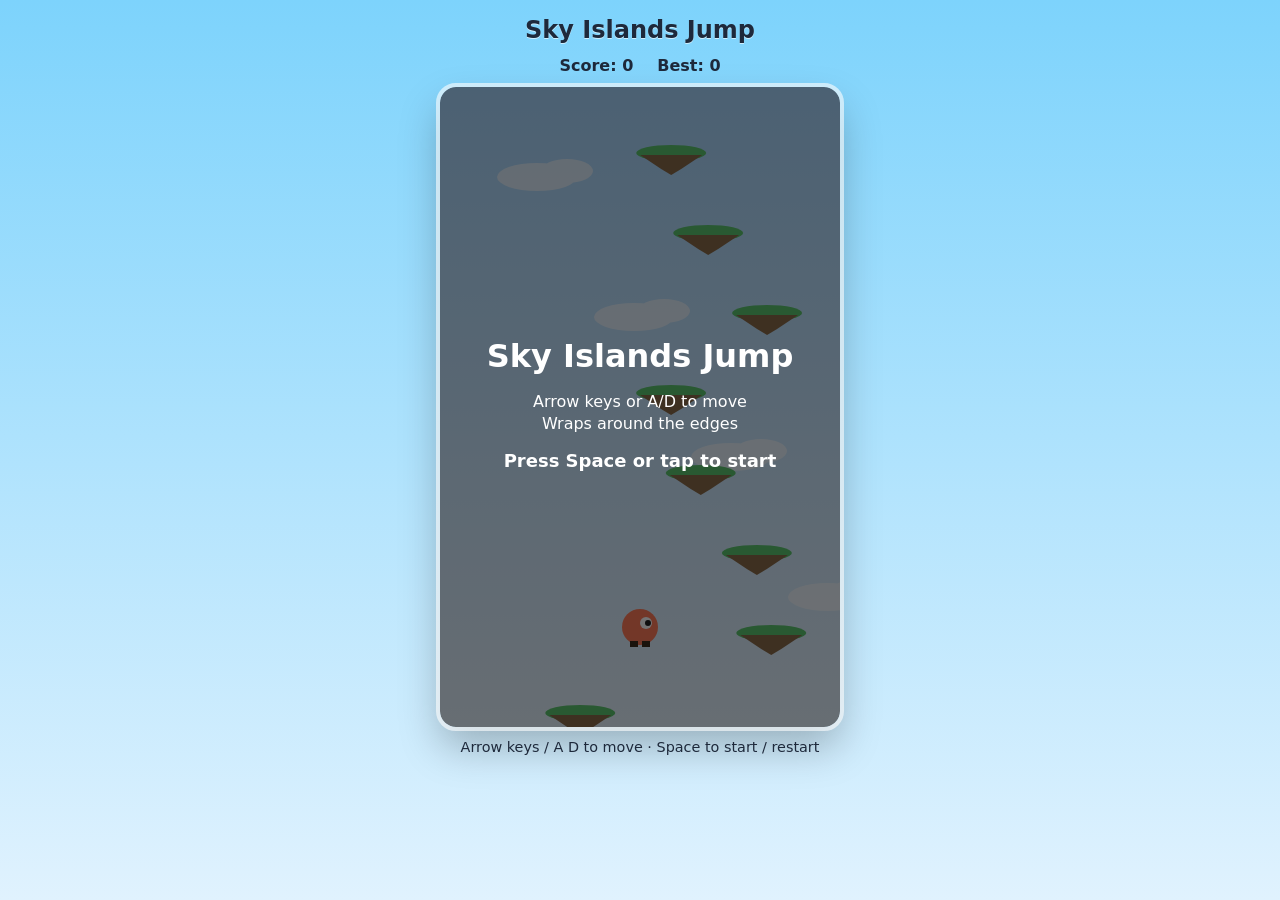
<file: gaming/sky-islands.html>
<!doctype html>
<html lang="en">
<head>
<meta charset="utf-8" />
<meta name="viewport" content="width=device-width,initial-scale=1" />
<title>Sky Islands Jump — Doodle Jump Game</title>
<meta name="description" content="A cozy sky-islands doodle jump game. Bounce between floating islands and climb as high as you can." />
<style>
  html,body{margin:0;padding:0;min-height:100%;font-family:system-ui,sans-serif}
  body{display:flex;flex-direction:column;align-items:center;justify-content:center;gap:12px;padding:16px;
    background:linear-gradient(to bottom,#7dd3fc,#e0f2fe);color:#1e293b}
  h1{margin:0;font-size:1.5rem;text-shadow:0 1px 0 rgba(255,255,255,.6)}
  .hud{display:flex;gap:24px;font-weight:600}
  .frame{border-radius:16px;overflow:hidden;box-shadow:0 20px 40px rgba(0,0,0,.25);
    outline:4px solid rgba(255,255,255,.6)}
  canvas{display:block;background:#bae6fd;touch-action:none}
  .touch{display:none;gap:12px}
  .touch button{border:0;border-radius:12px;background:rgba(255,255,255,.85);
    padding:14px 26px;font-size:20px;font-weight:700;box-shadow:0 4px 8px rgba(0,0,0,.15)}
  p{margin:0;font-size:.9rem}
  @media (max-width:600px){.touch{display:flex}}
</style>
</head>
<body>
<h1>Sky Islands Jump</h1>
<div class="hud"><div>Score: <span id="score">0</span></div><div>Best: <span id="best">0</span></div></div>
<div class="frame"><canvas id="game" width="400" height="640"></canvas></div>
<div class="touch">
  <button id="bl">◀</button>
  <button id="br">▶</button>
</div>
<p>Arrow keys / A D to move · Space to start / restart</p>
<script>
(() => {
  const W=400,H=640,GRAVITY=0.35,JUMP_V=-12,MOVE_SPEED=5;
  const PLAYER_W=40,PLAYER_H=40,PLATFORM_W=70,PLATFORM_H=16,PLATFORM_COUNT=8;
  const canvas=document.getElementById('game'),ctx=canvas.getContext('2d');
  const scoreEl=document.getElementById('score'),bestEl=document.getElementById('best');
  let best=parseInt(localStorage.getItem('sky-islands-best')||'0',10);bestEl.textContent=best;
  let started=false,gameOver=false;
  const makePlatforms=()=>{const a=[],gap=H/PLATFORM_COUNT;
    for(let i=0;i<PLATFORM_COUNT;i++)a.push({x:Math.random()*(W-PLATFORM_W),y:H-i*gap-20,moving:false,dir:1});
    return a;};
  const s={px:W/2-PLAYER_W/2,py:H-120,vx:0,vy:0,keys:{left:false,right:false},
    platforms:makePlatforms(),scrollY:0,facing:1,dead:false};
  const reset=()=>{s.px=W/2-PLAYER_W/2;s.py=H-120;s.vx=0;s.vy=JUMP_V;
    s.platforms=makePlatforms();s.scrollY=0;s.facing=1;s.dead=false;
    started=true;gameOver=false;scoreEl.textContent='0';};
  addEventListener('keydown',e=>{
    if(e.key==='ArrowLeft'||e.key==='a'||e.key==='A')s.keys.left=true;
    if(e.key==='ArrowRight'||e.key==='d'||e.key==='D')s.keys.right=true;
    if((e.key===' '||e.key==='Enter')&&(gameOver||!started))reset();
  });
  addEventListener('keyup',e=>{
    if(e.key==='ArrowLeft'||e.key==='a'||e.key==='A')s.keys.left=false;
    if(e.key==='ArrowRight'||e.key==='d'||e.key==='D')s.keys.right=false;
  });
  canvas.addEventListener('click',()=>{if(!started||gameOver)reset();});
  const tm=d=>{s.keys.left=d==='left';s.keys.right=d==='right';};
  const bl=document.getElementById('bl'),br=document.getElementById('br');
  bl.ontouchstart=e=>{e.preventDefault();tm('left');};bl.ontouchend=()=>tm('none');
  br.ontouchstart=e=>{e.preventDefault();tm('right');};br.ontouchend=()=>tm('none');

  function loop(){
    if(started&&!s.dead){
      if(s.keys.left){s.vx=-MOVE_SPEED;s.facing=-1;}
      else if(s.keys.right){s.vx=MOVE_SPEED;s.facing=1;}
      else s.vx=0;
      s.vy+=GRAVITY;s.px+=s.vx;s.py+=s.vy;
      if(s.px+PLAYER_W<0)s.px=W; if(s.px>W)s.px=-PLAYER_W;
      if(s.vy>0){for(const p of s.platforms){
        if(s.px+PLAYER_W>p.x&&s.px<p.x+PLATFORM_W&&s.py+PLAYER_H>p.y&&s.py+PLAYER_H<p.y+PLATFORM_H+s.vy)s.vy=JUMP_V;
      }}
      if(s.py<H/2){const dy=H/2-s.py;s.py=H/2;s.scrollY+=dy;
        for(const p of s.platforms){p.y+=dy;if(p.y>H){p.y=0;p.x=Math.random()*(W-PLATFORM_W);
          p.moving=Math.random()<0.15+Math.min(0.3,s.scrollY/5000);p.dir=Math.random()<0.5?-1:1;}}
        scoreEl.textContent=Math.floor(s.scrollY);
      }
      for(const p of s.platforms)if(p.moving){p.x+=p.dir*1.5;
        if(p.x<0){p.x=0;p.dir=1;}if(p.x+PLATFORM_W>W){p.x=W-PLATFORM_W;p.dir=-1;}}
      if(s.py>H){s.dead=true;gameOver=true;
        const nb=Math.max(best,Math.floor(s.scrollY));if(nb!==best){best=nb;localStorage.setItem('sky-islands-best',String(nb));bestEl.textContent=nb;}}
    }
    const g=ctx.createLinearGradient(0,0,0,H);g.addColorStop(0,'#a8d8ff');g.addColorStop(1,'#e6f4ff');
    ctx.fillStyle=g;ctx.fillRect(0,0,W,H);
    ctx.fillStyle='rgba(255,255,255,0.6)';const co=(s.scrollY*0.2)%200;
    for(let i=0;i<5;i++){const cy=((i*140+co)%(H+100))-50,cx=(i*97)%W;
      ctx.beginPath();ctx.ellipse(cx,cy,40,14,0,0,Math.PI*2);ctx.ellipse(cx+30,cy-6,26,12,0,0,Math.PI*2);ctx.fill();}
    for(const p of s.platforms){
      ctx.fillStyle='#5cc76f';ctx.beginPath();ctx.ellipse(p.x+PLATFORM_W/2,p.y+6,PLATFORM_W/2,8,0,0,Math.PI*2);ctx.fill();
      ctx.fillStyle='#8a6a4a';ctx.beginPath();ctx.moveTo(p.x+4,p.y+8);ctx.lineTo(p.x+PLATFORM_W-4,p.y+8);
      ctx.lineTo(p.x+PLATFORM_W/2+10,p.y+22);ctx.lineTo(p.x+PLATFORM_W/2,p.y+28);
      ctx.lineTo(p.x+PLATFORM_W/2-10,p.y+22);ctx.closePath();ctx.fill();
    }
    ctx.save();ctx.translate(s.px+PLAYER_W/2,s.py+PLAYER_H/2);
    ctx.fillStyle='#ff7a59';ctx.beginPath();ctx.arc(0,0,PLAYER_W/2-2,0,Math.PI*2);ctx.fill();
    ctx.fillStyle='#fff';ctx.beginPath();ctx.arc(s.facing*6,-4,6,0,Math.PI*2);ctx.fill();
    ctx.fillStyle='#222';ctx.beginPath();ctx.arc(s.facing*8,-4,3,0,Math.PI*2);ctx.fill();
    ctx.fillStyle='#3a2a1a';ctx.fillRect(-10,PLAYER_H/2-6,8,6);ctx.fillRect(2,PLAYER_H/2-6,8,6);
    ctx.restore();
    ctx.textAlign='center';
    if(!started){ctx.fillStyle='rgba(0,0,0,0.55)';ctx.fillRect(0,0,W,H);ctx.fillStyle='#fff';
      ctx.font='bold 32px system-ui,sans-serif';ctx.fillText('Sky Islands Jump',W/2,H/2-40);
      ctx.font='16px system-ui,sans-serif';ctx.fillText('Arrow keys or A/D to move',W/2,H/2);
      ctx.fillText('Wraps around the edges',W/2,H/2+22);
      ctx.font='bold 18px system-ui,sans-serif';ctx.fillText('Press Space or tap to start',W/2,H/2+60);}
    if(gameOver){ctx.fillStyle='rgba(0,0,0,0.6)';ctx.fillRect(0,0,W,H);ctx.fillStyle='#fff';
      ctx.font='bold 36px system-ui,sans-serif';ctx.fillText('You fell!',W/2,H/2-30);
      ctx.font='20px system-ui,sans-serif';ctx.fillText('Score: '+Math.floor(s.scrollY),W/2,H/2+4);
      ctx.fillText('Best: '+best,W/2,H/2+30);
      ctx.font='bold 18px system-ui,sans-serif';ctx.fillText('Press Space or tap to play again',W/2,H/2+68);}
    requestAnimationFrame(loop);
  }
  requestAnimationFrame(loop);
})();
</script>
</body>
</html>
</file>
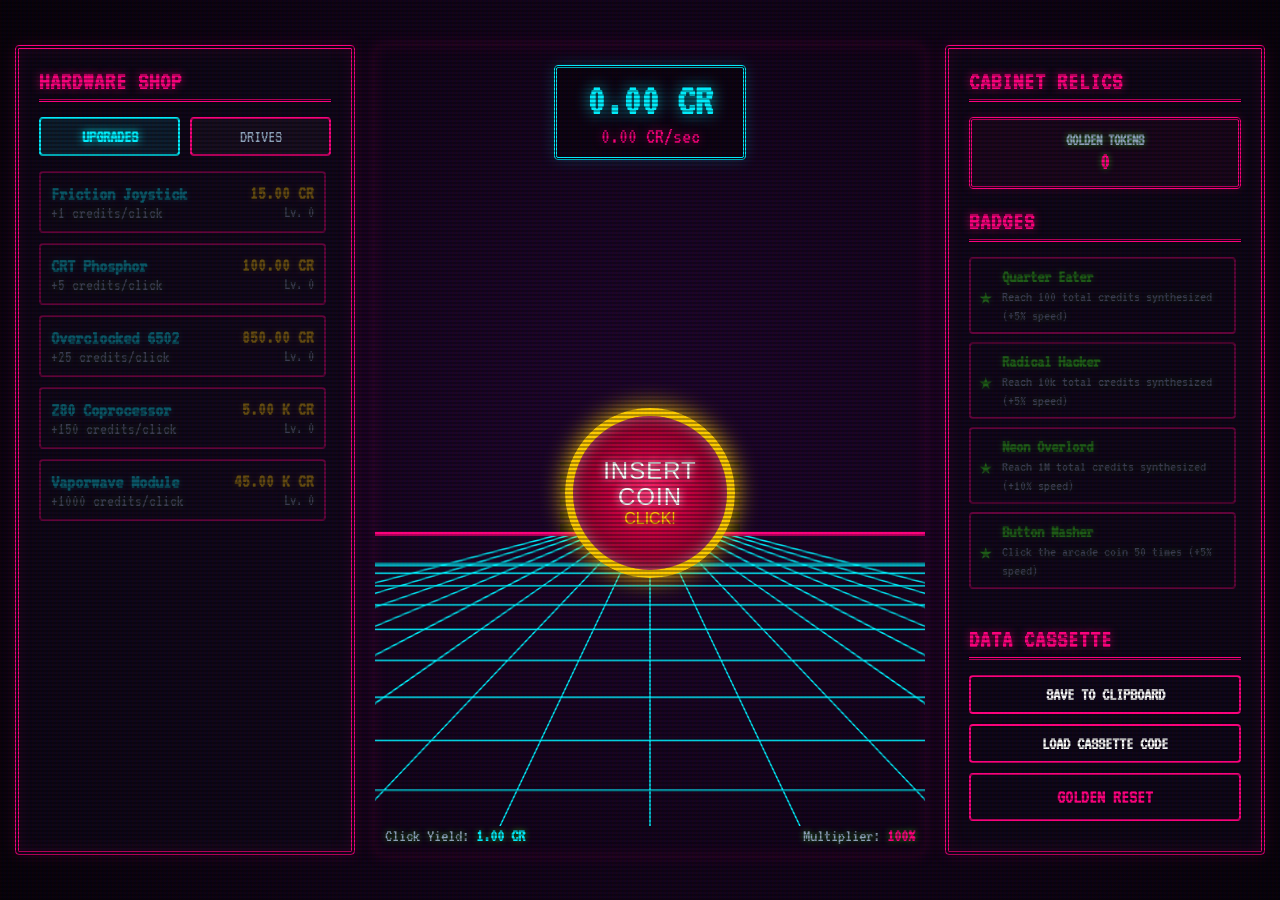
<file: gaming/vaporwave-clicker.html>
<!DOCTYPE html>
<html lang="en">
<head>
    <meta charset="UTF-8">
    <meta name="viewport" content="width=device-width, initial-scale=1.0">
    <title>Retro Vaporwave Clicker</title>
    <link rel="preconnect" href="https://fonts.googleapis.com">
    <link rel="preconnect" href="https://fonts.gstatic.com" crossorigin>
    <link href="https://fonts.googleapis.com/css2?family=VT323&display=swap" rel="stylesheet">
    <style>
        :root {
            --bg-color: #0b0410;
            --panel-bg: rgba(15, 6, 25, 0.7);
            --border-color: #ff007f;
            --neon-blue: #00f0ff;
            --neon-pink: #ff007f;
            --neon-gold: #ffcc00;
            --text-color: #39ff14; /* Retro Terminal Phosphor Green */
        }

        * {
            box-sizing: border-box;
            margin: 0;
            padding: 0;
            user-select: none;
        }

        body {
            background-color: var(--bg-color);
            background-image: radial-gradient(circle, #20042f 0%, #07010a 100%);
            color: var(--text-color);
            font-family: 'VT323', monospace;
            font-size: 1.25rem;
            min-height: 100vh;
            display: flex;
            justify-content: center;
            align-items: center;
            padding: 15px;
            overflow-x: hidden;
            position: relative;
        }

        /* Scanline CRT overlay filter */
        body::after {
            content: " ";
            display: block;
            position: fixed;
            top: 0; left: 0; bottom: 0; right: 0;
            background: linear-gradient(rgba(18, 16, 16, 0) 50%, rgba(0, 0, 0, 0.3) 50%), 
                        linear-gradient(90deg, rgba(255, 0, 0, 0.04), rgba(0, 255, 0, 0.02), rgba(0, 0, 255, 0.04));
            z-index: 999;
            background-size: 100% 4px, 4px 100%;
            pointer-events: none;
        }

        /* Subtle phosphor screen flicker */
        @keyframes crt-flicker {
            0% { opacity: 0.98; }
            50% { opacity: 0.995; }
            100% { opacity: 0.98; }
        }

        .dashboard {
            display: grid;
            grid-template-columns: 340px 1fr 320px;
            gap: 20px;
            width: 100%;
            max-width: 1300px;
            height: 90vh;
            min-height: 650px;
            animation: crt-flicker 0.15s infinite;
            text-shadow: 0 0 6px rgba(57, 255, 20, 0.5);
        }

        .column {
            background: var(--panel-bg);
            border: 4px double var(--border-color);
            border-radius: 4px;
            padding: 20px;
            display: flex;
            flex-direction: column;
            overflow: hidden;
            box-shadow: 0 0 15px rgba(255, 0, 127, 0.15), inset 0 0 15px rgba(255, 0, 127, 0.1);
        }

        h2 {
            font-size: 1.6rem;
            letter-spacing: 1px;
            margin-bottom: 15px;
            border-bottom: 3px double var(--border-color);
            padding-bottom: 5px;
            display: flex;
            justify-content: space-between;
            align-items: center;
            color: var(--neon-pink);
            text-shadow: 0 0 8px rgba(255, 0, 127, 0.6);
        }

        /* Tabs styling */
        .tabs {
            display: flex;
            gap: 10px;
            margin-bottom: 15px;
        }

        .tab-btn {
            flex: 1;
            background: rgba(255, 255, 255, 0.03);
            border: 2px solid var(--border-color);
            color: #8da2bb;
            padding: 8px;
            border-radius: 4px;
            cursor: pointer;
            font-family: 'VT323', monospace;
            font-size: 1.15rem;
            transition: all 0.2s ease;
        }

        .tab-btn:hover {
            border-color: var(--neon-blue);
            color: #fff;
            box-shadow: 0 0 8px var(--neon-blue);
        }

        .tab-btn.active {
            background: rgba(0, 240, 255, 0.1);
            border-color: var(--neon-blue);
            color: var(--neon-blue);
            font-weight: bold;
            text-shadow: 0 0 8px var(--neon-blue);
        }

        /* Scroller Lists and Shop elements */
        .scroller {
            flex: 1;
            overflow-y: auto;
            padding-right: 5px;
        }

        .scroller::-webkit-scrollbar {
            width: 4px;
        }
        .scroller::-webkit-scrollbar-track {
            background: transparent;
        }
        .scroller::-webkit-scrollbar-thumb {
            background: var(--border-color);
        }

        .shop-item {
            background: rgba(255, 255, 255, 0.01);
            border: 2px solid var(--border-color);
            padding: 10px;
            border-radius: 4px;
            margin-bottom: 10px;
            cursor: pointer;
            display: flex;
            justify-content: space-between;
            align-items: center;
            transition: all 0.2s ease;
        }

        .shop-item:hover {
            background: rgba(255, 255, 255, 0.03);
            border-color: var(--neon-blue);
            box-shadow: 0 0 10px var(--neon-blue);
            transform: translateX(2px);
        }

        .shop-item.disabled {
            opacity: 0.35;
            cursor: not-allowed;
        }
        .shop-item.disabled:hover {
            border-color: var(--border-color);
            transform: none;
            background: rgba(255, 255, 255, 0.01);
            box-shadow: none;
        }

        .item-details h4 {
            font-size: 1.3rem;
            margin-bottom: 1px;
            color: var(--neon-blue);
            text-shadow: 0 0 6px rgba(0, 240, 255, 0.4);
        }
        .item-details p {
            font-size: 1.05rem;
            color: #8da2bb;
        }

        .item-meta {
            text-align: right;
        }
        .item-cost {
            font-size: 1.2rem;
            font-weight: bold;
            color: var(--neon-gold);
            text-shadow: 0 0 6px rgba(255, 204, 0, 0.4);
        }
        .item-count {
            font-size: 1rem;
            color: #8da2bb;
            margin-top: 1px;
        }

        /* Center Column: Perspective Grid Horizon */
        .center-column {
            background: transparent;
            border: none;
            display: flex;
            flex-direction: column;
            justify-content: space-between;
            align-items: center;
            padding: 10px 0;
        }

        .status-panel {
            text-align: center;
            margin-top: 10px;
            background: rgba(0,0,0,0.4);
            border: 3px double var(--neon-blue);
            padding: 10px 30px;
            border-radius: 4px;
            box-shadow: 0 0 15px rgba(0,240,255,0.2);
        }

        .energy-counter {
            font-size: 2.8rem;
            font-weight: 900;
            color: var(--neon-blue);
            text-shadow: 0 0 15px rgba(0, 240, 255, 0.7);
            margin-bottom: 2px;
        }

        .energy-rate {
            font-size: 1.4rem;
            color: var(--neon-pink);
            text-shadow: 0 0 10px rgba(255, 0, 127, 0.5);
        }

        .core-area {
            position: relative;
            width: 100%;
            display: flex;
            justify-content: center;
            align-items: center;
            flex: 1;
        }

        #coreCanvas {
            position: absolute;
            top: 0;
            left: 0;
            width: 100%;
            height: 100%;
            pointer-events: none;
            z-index: 1;
        }

        /* Arcade coin button */
        .interactive-core-btn {
            width: 170px;
            height: 170px;
            border-radius: 50%;
            background: radial-gradient(circle, #ff0055 0%, #5d001b 100%);
            border: 8px solid var(--neon-gold);
            box-shadow: 0 0 25px var(--neon-gold), inset 0 0 15px rgba(255,255,255,0.4);
            display: flex;
            justify-content: center;
            align-items: center;
            cursor: pointer;
            z-index: 2;
            position: relative;
            outline: none;
            transition: transform 0.05s ease, box-shadow 0.2s ease;
        }

        .interactive-core-btn:active {
            transform: scale(0.94);
            box-shadow: 0 0 40px var(--neon-pink);
            background: radial-gradient(circle, #ff007f 0%, #8b0042 100%);
        }

        .coin-face {
            text-align: center;
        }

        .arcade-text {
            display: block;
            font-size: 1.5rem;
            color: #fff;
            text-shadow: 0 0 8px #fff;
            letter-spacing: 1px;
            line-height: 1.1;
        }

        .pixel-text {
            font-size: 1rem;
            color: var(--neon-gold);
            text-shadow: 0 0 5px rgba(255, 204, 0, 0.8);
        }

        /* Token and Utility Column */
        .shards-counter {
            color: var(--neon-pink);
            font-size: 1.5rem;
            font-weight: bold;
            text-align: center;
            padding: 12px;
            background: rgba(255, 0, 127, 0.05);
            border: 3px double var(--neon-pink);
            border-radius: 4px;
            margin-bottom: 20px;
            box-shadow: 0 0 10px rgba(255,0,127,0.2);
        }

        .util-btn {
            background: var(--panel-bg);
            border: 2px solid var(--border-color);
            color: #fff;
            padding: 8px 12px;
            border-radius: 4px;
            cursor: pointer;
            font-family: 'VT323', monospace;
            font-size: 1.15rem;
            font-weight: bold;
            margin-bottom: 10px;
            width: 100%;
            transition: all 0.2s ease;
        }

        .util-btn:hover {
            border-color: var(--neon-blue);
            background: rgba(0, 240, 255, 0.05);
            box-shadow: 0 0 8px var(--neon-blue);
        }

        .prestige-btn {
            border-color: var(--neon-pink);
            color: var(--neon-pink);
            margin-top: auto;
            padding: 12px;
            font-size: 1.25rem;
        }

        .prestige-btn:hover {
            background: var(--neon-pink);
            color: #000;
            box-shadow: 0 0 15px var(--neon-pink);
        }

        /* Header control items */
        .header-controls {
            display: flex;
            gap: 10px;
        }

        .mute-btn {
            background: transparent;
            border: 2px solid var(--border-color);
            color: var(--neon-pink);
            width: 34px;
            height: 34px;
            border-radius: 50%;
            display: flex;
            justify-content: center;
            align-items: center;
            cursor: pointer;
            font-size: 1.1rem;
        }

        /* Achievement Lists */
        .achievement-badge {
            display: flex;
            align-items: center;
            gap: 10px;
            padding: 8px;
            border-radius: 4px;
            border: 2px solid var(--border-color);
            margin-bottom: 8px;
            font-size: 1.15rem;
            opacity: 0.35;
            transition: opacity 0.3s ease;
        }

        .achievement-badge.unlocked {
            opacity: 1;
            border-color: var(--neon-blue);
            background: rgba(0, 240, 255, 0.04);
            box-shadow: 0 0 8px rgba(0,240,255,0.2);
            color: var(--neon-blue);
        }

        .achievement-icon {
            font-size: 1.4rem;
        }

        /* Modal window CRT styling */
        .modal {
            position: fixed;
            top: 0;
            left: 0;
            width: 100%;
            height: 100%;
            background: rgba(0, 0, 0, 0.85);
            display: flex;
            justify-content: center;
            align-items: center;
            z-index: 100;
        }

        .modal.hidden {
            display: none;
        }

        .modal-content {
            background: linear-gradient(135deg, #180922, #07010a);
            border: 4px double var(--neon-blue);
            border-radius: 4px;
            padding: 30px;
            max-width: 450px;
            width: 90%;
            text-align: center;
            box-shadow: 0 0 25px rgba(0, 240, 255, 0.4);
            font-family: 'VT323', monospace;
        }

        .modal-content h3 {
            color: var(--neon-blue);
            margin-bottom: 15px;
            font-size: 2.1rem;
            text-shadow: 0 0 8px rgba(0,240,255,0.5);
        }

        .modal-content p {
            font-size: 1.3rem;
            color: #8da2bb;
            margin-bottom: 20px;
            line-height: 1.4;
        }

        @media (max-width: 960px) {
            body {
                overflow-y: auto;
            }
            .dashboard {
                grid-template-columns: 1fr;
                height: auto;
            }
            .column {
                height: 500px;
            }
            .center-column {
                height: 450px;
                order: -1;
            }
        }
    </style>
</head>
<body>

<div class="dashboard">
    <!-- Left Column: Retro Upgrades & Relics -->
    <div class="column">
        <h2>HARDWARE SHOP</h2>
        <div class="tabs">
            <button class="tab-btn active" onclick="switchTab('upgrades')">UPGRADES</button>
            <button class="tab-btn" onclick="switchTab('generators')">DRIVES</button>
        </div>

        <!-- Upgrades Shop Tab -->
        <div id="upgrades-tab" class="scroller">
            <!-- Upgrades dynamically loaded here -->
        </div>

        <!-- Generators Shop Tab -->
        <div id="generators-tab" class="scroller" style="display: none;">
            <!-- Generators dynamically loaded here -->
        </div>
    </div>

    <!-- Center Column: Retro Visualizer Area -->
    <div class="column center-column">
        <div class="status-panel">
            <div id="energy-counter" class="energy-counter">0.00 CR</div>
            <div id="energy-rate" class="energy-rate">0.0 CR/sec</div>
        </div>

        <div class="core-area">
            <canvas id="coreCanvas"></canvas>
            <button class="interactive-core-btn" id="coreBtn" onclick="clickCore(event)">
                <div class="coin-face">
                    <span class="arcade-text">INSERT COIN</span>
                    <span class="pixel-text">CLICK!</span>
                </div>
            </button>
        </div>

        <div style="width: 100%; display: flex; justify-content: space-between; padding: 0 10px;">
            <span style="font-size: 1.15rem; color: #8da2bb;">Click Yield: <strong id="click-rate" style="color:var(--neon-blue);">1 CR</strong></span>
            <span style="font-size: 1.15rem; color: #8da2bb;">Multiplier: <strong id="global-mult" style="color:var(--neon-pink);">100%</strong></span>
        </div>
    </div>

    <!-- Right Column: Relics, Badges, & Utilities -->
    <div class="column">
        <h2>CABINET RELICS</h2>
        
        <div class="shards-counter">
            <div style="font-size: 1rem; margin-bottom: 2px; color: #8da2bb;">GOLDEN TOKENS</div>
            <span id="shards-val">0</span>
        </div>

        <h2>BADGES</h2>
        <div class="scroller" id="achievements-list" style="margin-bottom: 15px;">
            <!-- Achievements dynamically loaded here -->
        </div>

        <h2>DATA CASSETTE</h2>
        <button class="util-btn" onclick="exportSave()">SAVE TO CLIPBOARD</button>
        <button class="util-btn" onclick="promptImport()">LOAD CASSETTE CODE</button>
        <button class="util-btn prestige-btn" onclick="prestigeReset()">GOLDEN RESET</button>
    </div>
</div>

<!-- Offline Gains Modal -->
<div id="offline-modal" class="modal hidden">
    <div class="modal-content">
        <h3>SYS_LOAD: hyper-sleep</h3>
        <p id="offline-summary-text">While terminal session was inactive, memory registers processed automatic credits synthesis.</p>
        <button class="btn" onclick="closeModal('offline-modal')">HARVEST CREDITS</button>
    </div>
</div>

<script>
    // --- Synthesized 8-Bit Audio Engine (Web Audio API) ---
    let audioCtx = null;
    let isMuted = false;

    function initAudio() {
        if (!audioCtx) {
            audioCtx = new (window.AudioContext || window.webkitAudioContext)();
        }
    }

    function playSynthSound(freq, type, duration, slideTo = 0) {
        if (isMuted) return;
        initAudio();
        if (audioCtx.state === 'suspended') audioCtx.resume();

        const osc = audioCtx.createOscillator();
        const gainNode = audioCtx.createGain();

        osc.type = type;
        osc.frequency.setValueAtTime(freq, audioCtx.currentTime);
        if (slideTo > 0) {
            osc.frequency.exponentialRampToValueAtTime(slideTo, audioCtx.currentTime + duration);
        }

        gainNode.gain.setValueAtTime(0.06, audioCtx.currentTime);
        gainNode.gain.exponentialRampToValueAtTime(0.001, audioCtx.currentTime + duration);

        osc.connect(gainNode);
        gainNode.connect(audioCtx.destination);

        osc.start();
        osc.stop(audioCtx.currentTime + duration);
    }

    const soundEffects = {
        // Classic ascending jump click sweep
        click: () => playSynthSound(220, 'triangle', 0.08, 900),
        // Synth arpeggio chord for upgrades
        purchaseUp: () => {
            const notes = [330, 440, 554, 659];
            notes.forEach((n, i) => {
                setTimeout(() => playSynthSound(n, 'square', 0.15), i * 50);
            });
        },
        // Classic 2-tone coin arpeggio
        purchaseGen: () => {
            if (isMuted) return;
            initAudio();
            if (audioCtx.state === 'suspended') audioCtx.resume();
            const osc = audioCtx.createOscillator();
            const gain = audioCtx.createGain();
            osc.type = 'square';
            const now = audioCtx.currentTime;
            osc.frequency.setValueAtTime(987.77, now); // B5
            osc.frequency.setValueAtTime(1318.51, now + 0.07); // E6
            gain.gain.setValueAtTime(0.06, now);
            gain.gain.exponentialRampToValueAtTime(0.001, now + 0.3);
            osc.connect(gain);
            gain.connect(audioCtx.destination);
            osc.start();
            osc.stop(now + 0.3);
        },
        // Sweeping arcade reset chime
        prestige: () => {
            const notes = [523.25, 659.25, 783.99, 1046.50];
            notes.forEach((n, i) => {
                setTimeout(() => playSynthSound(n, 'triangle', 0.25, n * 1.5), i * 90);
            });
        },
        anomalyAlert: () => playSynthSound(880, 'square', 0.2, 440)
    };

    // --- Format Large Numbers ---
    const SUFFIXES = ["", "K", "M", "B", "T", "QA", "QI", "SX", "SP", "OC", "NO", "DC"];
    function formatNum(num) {
        if (num === 0) return "0.00";
        if (num < 1000) return num.toFixed(2);
        const exp = Math.floor(Math.log10(num) / 3);
        const index = Math.min(exp, SUFFIXES.length - 1);
        const val = num / Math.pow(10, index * 3);
        return val.toFixed(2) + " " + SUFFIXES[index];
    }

    // --- Core Game State Definitions ---
    const baseUpgrades = [
        { id: 'up_0', name: "Friction Joystick", cost: 15, power: 1, type: "click", multiplier: 1.15 },
        { id: 'up_1', name: "CRT Phosphor", cost: 100, power: 5, type: "click", multiplier: 1.15 },
        { id: 'up_2', name: "Overclocked 6502", cost: 850, power: 25, type: "click", multiplier: 1.16 },
        { id: 'up_3', name: "Z80 Coprocessor", cost: 5000, power: 150, type: "click", multiplier: 1.16 },
        { id: 'up_4', name: "Vaporwave Module", cost: 45000, power: 1000, type: "click", multiplier: 1.18 }
    ];

    const baseGenerators = [
        { id: 'gen_0', name: "8-Bit Diskette", cost: 50, rate: 0.5, type: "passive", multiplier: 1.15 },
        { id: 'gen_1', name: "Dial-Up Modem", cost: 400, rate: 4, type: "passive", multiplier: 1.15 },
        { id: 'gen_2', name: "Arcade Cabinet", cost: 3200, rate: 22, type: "passive", multiplier: 1.16 },
        { id: 'gen_3', name: "Quantum Cassette", cost: 24000, rate: 140, type: "passive", multiplier: 1.16 },
        { id: 'gen_4', name: "Mainframe Rig", cost: 180000, rate: 900, type: "passive", multiplier: 1.18 }
    ];

    const achievements = [
        { id: 'ach_100', name: "Quarter Eater", desc: "Reach 100 total credits synthesized", type: "energy", target: 100, bonus: 0.05, unlocked: false },
        { id: 'ach_10k', name: "Radical Hacker", desc: "Reach 10k total credits synthesized", type: "energy", target: 10000, bonus: 0.05, unlocked: false },
        { id: 'ach_1m', name: "Neon Overlord", desc: "Reach 1M total credits synthesized", type: "energy", target: 1000000, bonus: 0.1, unlocked: false },
        { id: 'ach_click', name: "Button Masher", desc: "Click the arcade coin 50 times", type: "clicks", target: 50, bonus: 0.05, unlocked: false }
    ];

    let state = {
        energy: 0,
        lifetimeEnergy: 0,
        totalClicks: 0,
        antimatterShards: 0,
        upgrades: { up_0: 0, up_1: 0, up_2: 0, up_3: 0, up_4: 0 },
        generators: { gen_0: 0, gen_1: 0, gen_2: 0, gen_3: 0, gen_4: 0 },
        unlockedAch: [],
        lastTickTime: Date.now()
    };

    // --- Dynamic Upgrades and Cost Calculation ---
    function getUpgradeCost(id) {
        const base = baseUpgrades.find(u => u.id === id);
        const count = state.upgrades[id] || 0;
        return Math.floor(base.cost * Math.pow(base.multiplier, count));
    }

    function getGeneratorCost(id) {
        const base = baseGenerators.find(g => g.id === id);
        const count = state.generators[id] || 0;
        return Math.floor(base.cost * Math.pow(base.multiplier, count));
    }

    function getMultiplier() {
        let mult = 1.0;
        mult += state.antimatterShards * 0.02; // Golden tokens multiplier boost (+2% per Token)
        achievements.forEach(ach => {
            if (state.unlockedAch.includes(ach.id)) {
                mult += ach.bonus;
            }
        });
        return mult;
    }

    function getClickPower() {
        let base = 1;
        baseUpgrades.forEach(up => {
            const count = state.upgrades[up.id] || 0;
            base += count * up.power;
        });
        return base * getMultiplier();
    }

    function getPassiveRate() {
        let base = 0;
        baseGenerators.forEach(gen => {
            const count = state.generators[gen.id] || 0;
            base += count * gen.rate;
        });
        return base * getMultiplier();
    }

    // --- Tab Switching Logic ---
    function switchTab(tab) {
        const upTab = document.getElementById('upgrades-tab');
        const genTab = document.getElementById('generators-tab');
        const buttons = document.querySelectorAll('.tab-btn');

        buttons.forEach(btn => btn.classList.remove('active'));

        if (tab === 'upgrades') {
            upTab.style.display = 'block';
            genTab.style.display = 'none';
            document.querySelector('.tab-btn[onclick="switchTab(\'upgrades\')"]').classList.add('active');
        } else {
            upTab.style.display = 'none';
            genTab.style.display = 'block';
            document.querySelector('.tab-btn[onclick="switchTab(\'generators\')"]').classList.add('active');
        }
    }

    // --- Dynamic Rendering Modules ---
    function renderShop() {
        const upTab = document.getElementById('upgrades-tab');
        let upHTML = '';
        baseUpgrades.forEach(up => {
            const cost = getUpgradeCost(up.id);
            const count = state.upgrades[up.id] || 0;
            const disabled = state.energy < cost ? 'disabled' : '';
            upHTML += `
                <div class="shop-item ${disabled}" onclick="buyUpgrade('${up.id}')">
                    <div class="item-details">
                        <h4>${up.name}</h4>
                        <p>+${up.power} credits/click</p>
                    </div>
                    <div class="item-meta">
                        <div class="item-cost">${formatNum(cost)} CR</div>
                        <div class="item-count">Lv. ${count}</div>
                    </div>
                </div>
            `;
        });
        upTab.innerHTML = upHTML;

        const genTab = document.getElementById('generators-tab');
        let genHTML = '';
        baseGenerators.forEach(gen => {
            const cost = getGeneratorCost(gen.id);
            const count = state.generators[gen.id] || 0;
            const disabled = state.energy < cost ? 'disabled' : '';
            genHTML += `
                <div class="shop-item ${disabled}" onclick="buyGenerator('${gen.id}')">
                    <div class="item-details">
                        <h4>${gen.name}</h4>
                        <p>+${gen.rate} CR/sec passive drive</p>
                    </div>
                    <div class="item-meta">
                        <div class="item-cost">${formatNum(cost)} CR</div>
                        <div class="item-count">Owned: ${count}</div>
                    </div>
                </div>
            `;
        });
        genTab.innerHTML = genHTML;
    }

    function renderAchievements() {
        const achList = document.getElementById('achievements-list');
        let achHTML = '';
        achievements.forEach(ach => {
            const unlocked = state.unlockedAch.includes(ach.id) ? 'unlocked' : '';
            const bonusText = ach.bonus > 0 ? ` (+${ach.bonus * 100}% speed)` : '';
            achHTML += `
                <div class="achievement-badge ${unlocked}">
                    <span class="achievement-icon">★</span>
                    <div>
                        <strong>${ach.name}</strong><br>
                        <span style="font-size: 0.95rem; color: #8da2bb;">${ach.desc}${bonusText}</span>
                    </div>
                </div>
            `;
        });
        achList.innerHTML = achHTML;
    }

    function renderStats() {
        document.getElementById('energy-counter').innerText = formatNum(state.energy) + " CR";
        document.getElementById('energy-rate').innerText = formatNum(getPassiveRate()) + " CR/sec";
        document.getElementById('click-rate').innerText = formatNum(getClickPower()) + " CR";
        document.getElementById('global-mult').innerText = Math.round(getMultiplier() * 100) + "%";
        document.getElementById('shards-val').innerText = state.antimatterShards;
    }

    // --- Action Mechanics ---
    function clickCore(event) {
        const yieldAmount = getClickPower();
        state.energy += yieldAmount;
        state.lifetimeEnergy += yieldAmount;
        state.totalClicks++;

        soundEffects.click();
        triggerClickAesthetics(event, yieldAmount);
        checkAchievements();
        renderStats();
    }

    function buyUpgrade(id) {
        const cost = getUpgradeCost(id);
        if (state.energy >= cost) {
            state.energy -= cost;
            state.upgrades[id] = (state.upgrades[id] || 0) + 1;
            soundEffects.purchaseUp();
            renderShop();
            renderStats();
        }
    }

    function buyGenerator(id) {
        const cost = getGeneratorCost(id);
        if (state.energy >= cost) {
            state.energy -= cost;
            state.generators[id] = (state.generators[id] || 0) + 1;
            soundEffects.purchaseGen();
            renderShop();
            renderStats();
        }
    }

    function prestigeReset() {
        const shardYield = Math.floor(Math.sqrt(state.lifetimeEnergy / 1000000));
        if (shardYield <= 0) {
            alert("Synthesize more Lifetime credits first. Minimum requirement is 1.0M lifetime credits to extract 1 Token.");
            return;
        }

        const conf = confirm(`Executing Golden Reset will wipe active credits, click upgrades, and computing drives.\n\nIn return, you will harvest ${shardYield} Golden Tokens (+${shardYield * 2}% permanent speed boost).\n\nDo you want to proceed?`);
        if (conf) {
            soundEffects.prestige();
            state.antimatterShards += shardYield;
            state.energy = 0;
            state.lifetimeEnergy = 0;
            state.upgrades = { up_0: 0, up_1: 0, up_2: 0, up_3: 0, up_4: 0 };
            state.generators = { gen_0: 0, gen_1: 0, gen_2: 0, gen_3: 0, gen_4: 0 };
            
            saveGame();
            renderShop();
            renderStats();
        }
    }

    function checkAchievements() {
        achievements.forEach(ach => {
            if (state.unlockedAch.includes(ach.id)) return;

            let conditionMet = false;
            if (ach.type === 'energy' && state.lifetimeEnergy >= ach.target) {
                conditionMet = true;
            } else if (ach.type === 'clicks' && state.totalClicks >= ach.target) {
                conditionMet = true;
            }

            if (conditionMet) {
                state.unlockedAch.push(ach.id);
                soundEffects.anomalyAlert();
                renderAchievements();
            }
        });
    }

    // --- Floating Visual FX Canvas Engine ---
    const canvas = document.getElementById('coreCanvas');
    const canvasCtx = canvas.getContext('2d');
    let dynamicFX = [];
    let gridOffset = 0;

    function resizeCanvas() {
        canvas.width = canvas.parentElement.clientWidth;
        canvas.height = canvas.parentElement.clientHeight;
    }
    window.addEventListener('resize', resizeCanvas);
    resizeCanvas();

    function triggerClickAesthetics(event, amount) {
        const rect = canvas.getBoundingClientRect();
        let targetX = rect.width / 2;
        let targetY = rect.height / 2;

        if (event && event.clientX) {
            targetX = event.clientX - rect.left;
            targetY = event.clientY - rect.top;
        }

        // Particle Bursts
        for (let i = 0; i < 15; i++) {
            dynamicFX.push({
                type: 'spark',
                x: targetX,
                y: targetY,
                vx: (Math.random() - 0.5) * 8,
                vy: (Math.random() - 0.5) * 8,
                alpha: 1,
                decay: 0.02 + Math.random() * 0.03,
                color: Math.random() > 0.5 ? '#00f0ff' : '#ff007f',
                size: 2 + Math.random() * 3
            });
        }

        // Drifting Floater Text
        dynamicFX.push({
            type: 'text',
            x: targetX,
            y: targetY - 20,
            vy: -1.5,
            alpha: 1,
            decay: 0.02,
            text: `+${formatNum(amount)}`
        });
    }

    // --- Drift Event Anomaly Spawner ---
    let activeAnomaly = null;

    function spawnAnomaly() {
        if (activeAnomaly || Math.random() > 0.4) return;
        soundEffects.anomalyAlert();

        const canvasRect = canvas.getBoundingClientRect();
        activeAnomaly = {
            x: Math.random() * (canvasRect.width - 80) + 40,
            y: Math.random() * (canvasRect.height - 80) + 40,
            radius: 20,
            pulse: 0,
            value: Math.max(10, getClickPower() * 20),
            lifetime: 450
        };
    }

    function checkAnomalyClick(x, y) {
        if (!activeAnomaly) return;
        const dist = Math.hypot(x - activeAnomaly.x, y - activeAnomaly.y);
        if (dist < activeAnomaly.radius + 15) {
            state.energy += activeAnomaly.value;
            state.lifetimeEnergy += activeAnomaly.value;
            
            // Collect explosion effect
            for (let i = 0; i < 25; i++) {
                dynamicFX.push({
                    type: 'spark',
                    x: activeAnomaly.x,
                    y: activeAnomaly.y,
                    vx: (Math.random() - 0.5) * 12,
                    vy: (Math.random() - 0.5) * 12,
                    alpha: 1,
                    decay: 0.015,
                    color: '#ffcc00',
                    size: 3 + Math.random() * 4
                });
            }
            dynamicFX.push({
                type: 'text',
                x: activeAnomaly.x,
                y: activeAnomaly.y - 25,
                vy: -2,
                alpha: 1,
                decay: 0.015,
                text: `STRIKE HARVEST +${formatNum(activeAnomaly.value)}!`
            });

            soundEffects.purchaseUp();
            activeAnomaly = null;
            renderStats();
        }
    }

    // Intercept click checks on overlay canvas for active anomalies
    document.querySelector('.core-area').addEventListener('mousedown', (e) => {
        const rect = canvas.getBoundingClientRect();
        const clickX = e.clientX - rect.left;
        const clickY = e.clientY - rect.top;
        checkAnomalyClick(clickX, clickY);
    });

    // --- Render Canvas Horizon Outrun Grid ---
    function drawRetroHorizon(cx, cy, horizonY) {
        // Draw vintage neon sun
        const sunGrad = canvasCtx.createLinearGradient(cx, horizonY - 120, cx, horizonY);
        sunGrad.addColorStop(0, '#ff007f');
        sunGrad.addColorStop(1, '#ffcc00');
        canvasCtx.fillStyle = sunGrad;
        canvasCtx.beginPath();
        canvasCtx.arc(cx, horizonY, 80, Math.PI, 0, false);
        canvasCtx.fill();

        // Retro horizontal sunset raster grid stripes
        canvasCtx.fillStyle = '#0b0410';
        for (let y = horizonY - 70; y < horizonY; y += 12) {
            const stripeHeight = (y - (horizonY - 70)) / 10 + 2.5;
            canvasCtx.fillRect(cx - 90, y, 180, stripeHeight);
        }

        // Draw Perspective wireframe Outrun grid
        canvasCtx.strokeStyle = '#00f0ff';
        canvasCtx.lineWidth = 1.5;

        // Horizontals moving dynamically relative to automatic generation speed
        let gridSpeed = 1 + (getPassiveRate() * 0.03);
        gridOffset = (gridOffset + gridSpeed) % 40;

        for (let i = 0; i < 11; i++) {
            let y = horizonY + Math.pow(i, 2.1) * 2.2 + gridOffset;
            if (y > canvas.height) continue;
            if (y < horizonY) continue;
            canvasCtx.beginPath();
            canvasCtx.moveTo(0, y);
            canvasCtx.lineTo(canvas.width, y);
            canvasCtx.stroke();
        }

        // Vertical lines fanning out from vanishing point
        const totalLines = 16;
        for (let i = -totalLines/2; i <= totalLines/2; i++) {
            let startX = cx + (i * 11);
            let endX = cx + (i * 150);
            canvasCtx.beginPath();
            canvasCtx.moveTo(startX, horizonY);
            canvasCtx.lineTo(endX, canvas.height);
            canvasCtx.stroke();
        }

        // Thick separating pink horizon line
        canvasCtx.strokeStyle = '#ff007f';
        canvasCtx.lineWidth = 4;
        canvasCtx.beginPath();
        canvasCtx.moveTo(0, horizonY);
        canvasCtx.lineTo(canvas.width, horizonY);
        canvasCtx.stroke();
    }

    // --- Render loop ---
    function renderFXFrame() {
        canvasCtx.clearRect(0, 0, canvas.width, canvas.height);

        const cx = canvas.width / 2;
        const cy = canvas.height / 2;
        const horizonY = cy + 40; // Horizon offset

        // Render retro landscape
        drawRetroHorizon(cx, cy, horizonY);

        // Render Anomalies (Floating active drift targets)
        if (activeAnomaly) {
            activeAnomaly.pulse += 0.08;
            activeAnomaly.lifetime--;

            const scale = 1 + Math.sin(activeAnomaly.pulse) * 0.15;
            canvasCtx.save();
            canvasCtx.translate(activeAnomaly.x, activeAnomaly.y);
            canvasCtx.scale(scale, scale);

            canvasCtx.shadowBlur = 15;
            canvasCtx.shadowColor = '#ffcc00';

            canvasCtx.fillStyle = 'rgba(255, 204, 0, 0.2)';
            canvasCtx.strokeStyle = '#ffcc00';
            canvasCtx.lineWidth = 2;

            canvasCtx.beginPath();
            canvasCtx.arc(0, 0, activeAnomaly.radius, 0, Math.PI * 2);
            canvasCtx.fill();
            canvasCtx.stroke();

            canvasCtx.fillStyle = '#ffffff';
            canvasCtx.beginPath();
            canvasCtx.arc(0, 0, 6, 0, Math.PI * 2);
            canvasCtx.fill();

            canvasCtx.restore();

            if (activeAnomaly.lifetime <= 0) {
                activeAnomaly = null;
            }
        }

        // Render particles and floating text indicators
        for (let i = dynamicFX.length - 1; i >= 0; i--) {
            let p = dynamicFX[i];
            
            if (p.type === 'spark') {
                p.x += p.vx;
                p.y += p.vy;
                p.alpha -= p.decay;
                
                canvasCtx.globalAlpha = p.alpha;
                canvasCtx.fillStyle = p.color;
                canvasCtx.beginPath();
                canvasCtx.arc(p.x, p.y, p.size, 0, Math.PI * 2);
                canvasCtx.fill();
            } 
            else if (p.type === 'text') {
                p.y += p.vy;
                p.alpha -= p.decay;

                canvasCtx.globalAlpha = p.alpha;
                canvasCtx.font = "bold 24px 'VT323', monospace";
                canvasCtx.fillStyle = '#00f0ff';
                canvasCtx.textAlign = 'center';
                canvasCtx.fillText(p.text, p.x, p.y);
            }

            if (p.alpha <= 0) {
                dynamicFX.splice(i, 1);
            }
        }
        
        canvasCtx.globalAlpha = 1.0;
        requestAnimationFrame(renderFXFrame);
    }

    // --- Game Logic Mechanics Update Frame ---
    function updateGameFrame() {
        const now = Date.now();
        const elapsedSec = (now - state.lastTickTime) / 1000;
        state.lastTickTime = now;

        if (elapsedSec > 0) {
            const passiveEarned = getPassiveRate() * elapsedSec;
            state.energy += passiveEarned;
            state.lifetimeEnergy += passiveEarned;

            checkAchievements();
            renderStats();
        }
    }

    // --- Persistence System (Local Storage) ---
    function saveGame() {
        state.lastTickTime = Date.now();
        localStorage.setItem('quantum_core_save', JSON.stringify(state));
    }

    function loadGame() {
        const savedData = localStorage.getItem('quantum_core_save');
        if (savedData) {
            try {
                const parsed = JSON.parse(savedData);
                state = { ...state, ...parsed };

                const offlineDuration = (Date.now() - state.lastTickTime) / 1000;
                if (offlineDuration > 10) {
                    const rate = getPassiveRate();
                    const offlineRevenue = rate * offlineDuration;
                    if (offlineRevenue > 0) {
                        state.energy += offlineRevenue;
                        state.lifetimeEnergy += offlineRevenue;

                        document.getElementById('offline-summary-text').innerText = `While cabinet registers were inactive for ${Math.floor(offlineDuration / 60)} minutes, your storage drives synthesized ${formatNum(offlineRevenue)} credits of core energy!`;
                        document.getElementById('offline-modal').classList.remove('hidden');
                    }
                }
            } catch (err) {
                console.error("Save load mismatch error. Defaulting parameters.");
            }
        }
        state.lastTickTime = Date.now();
        renderShop();
        renderAchievements();
        renderStats();
    }

    function closeModal(id) {
        document.getElementById(id).classList.add('hidden');
    }

    // --- Import / Export System ---
    function exportSave() {
        saveGame();
        const base64Str = btoa(JSON.stringify(state));
        navigator.clipboard.writeText(base64Str).then(() => {
            alert("Cassette save data copied to clipboard successfully.");
        }).catch(() => {
            alert("Backup failed. Copy string: " + base64Str);
        });
    }

    function promptImport() {
        const code = prompt("Enter/Paste your cassette memory register code:");
        if (code) {
            try {
                const parsed = JSON.parse(atob(code));
                state = { ...state, ...parsed };
                state.lastTickTime = Date.now();
                saveGame();
                renderShop();
                renderAchievements();
                renderStats();
                alert("Game state loaded successfully.");
            } catch (err) {
                alert("Failed to read cassette code.");
            }
        }
    }

    // --- Core Interval Schedules ---
    loadGame();
    setInterval(updateGameFrame, 30); // 30ms scroll delta calculations
    setInterval(saveGame, 10000);     // Auto-saving to local storage
    setInterval(spawnAnomaly, 12000); // Trigger drift target attempts

    // Render Canvas Loop initialization
    renderFXFrame();
</script>
</body>
</html>
</file>
<file: gaming/styles.css>
:root {
  color-scheme: dark;
  --bg: #0c1018;
  --panel: #151b26;
  --panel-2: #202838;
  --panel-3: #10151e;
  --text: #f6f3ea;
  --muted: #aeb8c7;
  --line: #324052;
  --gold: #ffcc66;
  --green: #66d18f;
  --red: #ee7171;
  --blue: #70b8ff;
  --pink: #f27ab6;
}

* {
  box-sizing: border-box;
}

body {
  margin: 0;
  min-height: 100vh;
  background:
    radial-gradient(circle at 20% 10%, rgba(112, 184, 255, 0.22), transparent 30rem),
    radial-gradient(circle at 82% 16%, rgba(242, 122, 182, 0.16), transparent 24rem),
    linear-gradient(180deg, rgba(255, 204, 102, 0.08), transparent 25rem),
    var(--bg);
  color: var(--text);
  font-family: Arial, Helvetica, sans-serif;
}

a {
  color: inherit;
  text-decoration: none;
}

button {
  border: 0;
  border-radius: 8px;
  color: var(--text);
  cursor: pointer;
  font: inherit;
  min-height: 42px;
  padding: 0 16px;
}

.link-button {
  align-items: center;
  border-radius: 8px;
  display: inline-flex;
  min-height: 42px;
  padding: 0 16px;
}

button:disabled {
  cursor: not-allowed;
  opacity: 0.5;
}

#game-platform {
  margin: 0 auto;
  max-width: 1060px;
  padding: 28px;
}

.topbar,
.panel-head,
.controls,
.tabs,
.section-head,
.brand,
.topnav,
.category-strip {
  align-items: center;
  display: flex;
  gap: 12px;
}

.topbar {
  justify-content: space-between;
  margin-bottom: 20px;
  position: sticky;
  top: 0;
  z-index: 2;
  background: rgba(12, 16, 24, 0.9);
  border-bottom: 1px solid rgba(50, 64, 82, 0.7);
  padding: 10px 0;
}

.brand {
  font-size: 20px;
  font-weight: 700;
}

.brand-mark {
  align-items: center;
  background: var(--gold);
  border-radius: 8px;
  color: #13100a;
  display: inline-flex;
  height: 38px;
  justify-content: center;
  width: 38px;
}

.topnav a {
  color: var(--muted);
  font-weight: 700;
  padding: 10px;
}

h1,
h2,
p {
  margin: 0;
}

h1 {
  font-size: 52px;
  font-weight: 700;
  letter-spacing: 0;
  max-width: 620px;
}

h2 {
  font-size: 28px;
}

.eyebrow {
  color: var(--gold);
  font-size: 12px;
  font-weight: 700;
  letter-spacing: 0.12em;
  text-transform: uppercase;
}

.hero {
  align-items: stretch;
  display: grid;
  gap: 18px;
  grid-template-columns: 1.35fr 0.85fr;
  margin-bottom: 18px;
}

.hero-copy {
  background: linear-gradient(135deg, rgba(21, 27, 38, 0.95), rgba(32, 40, 56, 0.88));
  border: 1px solid var(--line);
  border-radius: 8px;
  min-height: 340px;
  padding: 34px;
}

.hero-copy p:not(.eyebrow) {
  color: var(--muted);
  font-size: 18px;
  line-height: 1.5;
  margin: 14px 0 24px;
  max-width: 620px;
}

.cta {
  display: inline-flex;
  align-items: center;
}

.featured-game,
.game-card {
  background: var(--panel);
  border: 1px solid var(--line);
  display: flex;
  flex-direction: column;
  gap: 10px;
  min-height: 100%;
  padding: 14px;
  text-align: left;
  transition: border-color 160ms ease, transform 160ms ease;
}

.featured-game {
  min-height: 340px;
}

.featured-game:hover,
.game-card:hover {
  border-color: var(--gold);
  transform: translateY(-2px);
}

.featured-game strong,
.game-card strong {
  font-size: 20px;
}

.featured-game small,
.game-card small {
  color: var(--muted);
  font-size: 14px;
  line-height: 1.35;
}

.badge {
  align-self: flex-start;
  background: rgba(255, 204, 102, 0.16);
  border: 1px solid rgba(255, 204, 102, 0.45);
  border-radius: 999px;
  color: var(--gold);
  font-size: 12px;
  font-weight: 700;
  padding: 5px 9px;
}

.game-art {
  align-items: center;
  border-radius: 8px;
  display: flex;
  display: block;
  flex: 1;
  justify-content: center;
  min-height: 135px;
  overflow: hidden;
  position: relative;
}

.game-art {
  display: flex;
}

.life-art {
  background:
    linear-gradient(90deg, transparent 48%, rgba(255, 255, 255, 0.2) 49%, transparent 51%),
    radial-gradient(circle at 25% 28%, var(--green) 0 20px, transparent 21px),
    radial-gradient(circle at 72% 34%, var(--pink) 0 18px, transparent 19px),
    linear-gradient(135deg, #263047, #182130);
}

.poker-art {
  background:
    radial-gradient(circle at 62% 38%, #ffffff 0 34px, transparent 35px),
    radial-gradient(circle at 46% 52%, #ffffff 0 34px, transparent 35px),
    radial-gradient(circle at 34% 36%, #ffffff 0 34px, transparent 35px),
    linear-gradient(135deg, #174d37, #10151e);
}

.bike-art {
  background:
    linear-gradient(90deg, transparent 30%, rgba(255, 255, 255, 0.22) 31% 32%, transparent 33% 64%, rgba(255, 255, 255, 0.22) 65% 66%, transparent 67%),
    radial-gradient(circle at 50% 70%, var(--gold) 0 16px, transparent 17px),
    linear-gradient(180deg, #36424c, #12171d);
}

.space-art {
  background:
    radial-gradient(circle at 70% 28%, var(--gold) 0 12px, transparent 13px),
    radial-gradient(circle at 30% 70%, var(--blue) 0 20px, transparent 21px),
    linear-gradient(135deg, #211d3d, #0f1422);
}

.game-icon,
.mini-icon {
  border-radius: 22px;
  display: inline-flex;
  position: relative;
}

.game-icon {
  height: 96px;
  width: 96px;
}

.mini-icon {
  height: 54px;
  width: 54px;
}

.game-icon::before,
.game-icon::after,
.mini-icon::before,
.mini-icon::after {
  content: "";
  position: absolute;
}

.life-icon {
  background: linear-gradient(135deg, var(--green), #2c8fce);
  box-shadow: 0 18px 35px rgba(0, 0, 0, 0.28);
}

.life-icon::before {
  background: rgba(255, 255, 255, 0.9);
  border-radius: 999px 999px 18px 18px;
  height: 42%;
  left: 28%;
  top: 18%;
  width: 44%;
}

.life-icon::after {
  background: rgba(12, 16, 24, 0.55);
  border-radius: 999px;
  height: 12%;
  left: 20%;
  top: 68%;
  width: 60%;
}

.poker-icon {
  background: linear-gradient(135deg, #f8f5ed, #d9e7ff);
  box-shadow: 0 18px 35px rgba(0, 0, 0, 0.28);
}

.poker-icon::before {
  background: var(--red);
  height: 34%;
  left: 33%;
  top: 24%;
  transform: rotate(45deg);
  width: 34%;
}

.poker-icon::after {
  background: #11151d;
  border-radius: 0 0 999px 999px;
  height: 26%;
  left: 31%;
  top: 58%;
  width: 38%;
}

.bike-icon {
  background: linear-gradient(135deg, var(--gold), #ff8f5a);
  box-shadow: 0 18px 35px rgba(0, 0, 0, 0.28);
}

.bike-icon::before {
  border: 6px solid #151b26;
  border-radius: 999px;
  bottom: 22%;
  height: 28%;
  left: 13%;
  width: 28%;
}

.bike-icon::after {
  border: 6px solid #151b26;
  border-left-color: transparent;
  border-radius: 999px;
  bottom: 22%;
  height: 28%;
  right: 13%;
  width: 28%;
}

.space-icon {
  background: linear-gradient(135deg, var(--pink), var(--blue));
  box-shadow: 0 18px 35px rgba(0, 0, 0, 0.28);
}

.space-icon::before {
  background: #f6f3ea;
  border-radius: 999px 999px 999px 16px;
  height: 48%;
  left: 30%;
  top: 19%;
  transform: rotate(45deg);
  width: 31%;
}

.space-icon::after {
  background: var(--gold);
  border-radius: 999px;
  height: 12%;
  right: 18%;
  top: 20%;
  width: 12%;
}

.home-icons {
  display: grid;
  gap: 12px;
  grid-template-columns: repeat(4, minmax(0, 1fr));
  margin: -2px 0 22px;
}

.home-icon-card {
  align-items: center;
  background: rgba(21, 27, 38, 0.92);
  border: 1px solid var(--line);
  display: flex;
  gap: 12px;
  justify-content: flex-start;
  min-height: 84px;
  padding: 14px;
}

.home-icon-card:hover {
  border-color: var(--gold);
}

.category-strip {
  flex-wrap: wrap;
  margin-bottom: 24px;
}

.chip {
  background: var(--panel);
  border: 1px solid var(--line);
}

.chip.active {
  background: var(--blue);
  color: #07111d;
  font-weight: 700;
}

.catalog,
.play-area {
  margin-top: 20px;
}

.play-area {
  scroll-margin-top: 90px;
}

.player-shell {
  align-items: start;
  display: grid;
  gap: 16px;
  grid-template-columns: minmax(0, 1fr) 280px;
}

.player-main,
.trending-panel {
  background: rgba(21, 27, 38, 0.94);
  border: 1px solid var(--line);
  border-radius: 8px;
  padding: 14px;
}

.player-toolbar {
  align-items: center;
  display: grid;
  gap: 12px;
  grid-template-columns: auto 1fr auto;
  margin-bottom: 12px;
}

.game-frame-wrap {
  align-items: center;
  background: #070a0f;
  border: 1px solid var(--line);
  border-radius: 8px;
  display: flex;
  justify-content: center;
  min-height: 560px;
  overflow: hidden;
  position: relative;
}

.game-frame-wrap:fullscreen {
  background: #070a0f;
  border-radius: 0;
  min-height: 100vh;
  width: 100vw;
}

#game-frame {
  border: 0;
  display: block;
  height: 560px;
  width: 100%;
}

.game-frame-wrap:fullscreen #game-frame {
  height: 100vh;
}

.empty-player {
  align-items: center;
  color: var(--muted);
  display: flex;
  flex-direction: column;
  gap: 14px;
  left: 0;
  padding: 24px;
  position: absolute;
  right: 0;
  text-align: center;
}

.empty-player[hidden] {
  display: none;
}

.trending-panel {
  position: sticky;
  top: 88px;
}

.trending-panel h2 {
  margin-bottom: 12px;
}

.trend-card {
  align-items: center;
  background: var(--panel-2);
  border: 1px solid var(--line);
  display: flex;
  gap: 12px;
  justify-content: flex-start;
  margin-top: 10px;
  min-height: 82px;
  padding: 10px;
  text-align: left;
  width: 100%;
}

.trend-card small {
  color: var(--muted);
  display: block;
  font-size: 13px;
  margin-top: 3px;
}

.is-active-game {
  border-color: var(--gold);
}

.section-head {
  justify-content: space-between;
  margin-bottom: 14px;
}

.search-label {
  color: var(--muted);
  display: grid;
  font-size: 13px;
  gap: 6px;
}

.search-label input {
  background: var(--panel);
  border: 1px solid var(--line);
  border-radius: 8px;
  color: var(--text);
  min-height: 42px;
  padding: 0 12px;
}

.game-grid {
  display: grid;
  gap: 14px;
  grid-template-columns: repeat(4, minmax(0, 1fr));
}

.game-card.locked {
  opacity: 0.72;
}

.tabs {
  background: rgba(27, 32, 36, 0.82);
  border: 1px solid var(--line);
  border-radius: 8px;
  padding: 6px;
}

.tab {
  background: transparent;
  min-width: 84px;
}

.tab.active,
.primary {
  background: var(--gold);
  color: #17120a;
  font-weight: 700;
}

.secondary {
  background: var(--panel-2);
  border: 1px solid var(--line);
}

.game-panel {
  background: rgba(27, 32, 36, 0.92);
  border: 1px solid var(--line);
  border-radius: 8px;
  display: none;
  padding: 22px;
}

.game-panel.active {
  display: block;
}

.panel-head {
  justify-content: space-between;
  margin-bottom: 20px;
}

.stats-grid {
  display: grid;
  gap: 12px;
  grid-template-columns: repeat(4, minmax(0, 1fr));
  margin-bottom: 16px;
}

.stat {
  background: var(--panel-2);
  border: 1px solid var(--line);
  border-radius: 8px;
  padding: 12px;
}

.stat span {
  color: var(--muted);
  display: block;
  font-size: 13px;
  margin-bottom: 8px;
}

.bar {
  background: #11181b;
  border-radius: 999px;
  height: 10px;
  overflow: hidden;
}

.bar-fill {
  background: var(--green);
  height: 100%;
  transition: width 180ms ease;
}

.story-box,
.table {
  background: #151a1d;
  border: 1px solid var(--line);
  border-radius: 8px;
  padding: 18px;
}

#life-story {
  font-size: 20px;
  line-height: 1.4;
  margin-bottom: 16px;
}

.choice-grid {
  display: grid;
  gap: 10px;
  grid-template-columns: repeat(3, minmax(0, 1fr));
}

.choice {
  background: var(--panel-2);
  border: 1px solid var(--line);
  min-height: 76px;
  text-align: left;
}

.timeline {
  color: var(--muted);
  line-height: 1.6;
  margin: 16px 0 0;
  padding-left: 22px;
}

.bankroll {
  background: var(--panel-2);
  border: 1px solid var(--line);
  border-radius: 8px;
  padding: 10px 14px;
}

.hand {
  display: grid;
  gap: 12px;
  grid-template-columns: repeat(5, minmax(92px, 1fr));
  margin-bottom: 16px;
}

.card {
  align-items: center;
  aspect-ratio: 3 / 4;
  background: #f8f5ed;
  border: 4px solid transparent;
  border-radius: 8px;
  color: #121212;
  display: flex;
  flex-direction: column;
  font-size: 34px;
  font-weight: 700;
  justify-content: center;
}

.card.held {
  border-color: var(--gold);
}

.card.red {
  color: #c83f3f;
}

.card small {
  font-size: 18px;
  margin-top: 8px;
}

.result {
  color: var(--muted);
  margin: 14px 0;
}

#bike-canvas {
  background: linear-gradient(180deg, #28323a, #131719);
  border: 1px solid var(--line);
  border-radius: 8px;
  display: block;
  height: auto;
  max-width: 100%;
  width: 100%;
}

@media (max-width: 760px) {
  #game-platform {
    padding: 16px;
  }

  .topbar,
  .panel-head,
  .section-head {
    align-items: stretch;
    flex-direction: column;
  }

  .topbar {
    position: static;
  }

  .hero,
  .game-grid,
  .home-icons,
  .player-shell {
    grid-template-columns: 1fr;
  }

  .player-toolbar {
    grid-template-columns: 1fr;
  }

  .game-frame-wrap,
  #game-frame {
    min-height: 520px;
    height: 520px;
  }

  .trending-panel {
    position: static;
  }

  .hero-copy {
    min-height: auto;
    padding: 24px;
  }

  h1 {
    font-size: 36px;
  }

  .tabs,
  .controls,
  .topnav {
    flex-wrap: wrap;
  }

  .tab,
  .controls button {
    flex: 1 1 110px;
  }

  .stats-grid,
  .choice-grid {
    grid-template-columns: 1fr;
  }

  .hand {
    grid-template-columns: repeat(5, minmax(48px, 1fr));
  }

  .card {
    font-size: 22px;
  }
}
</file>
